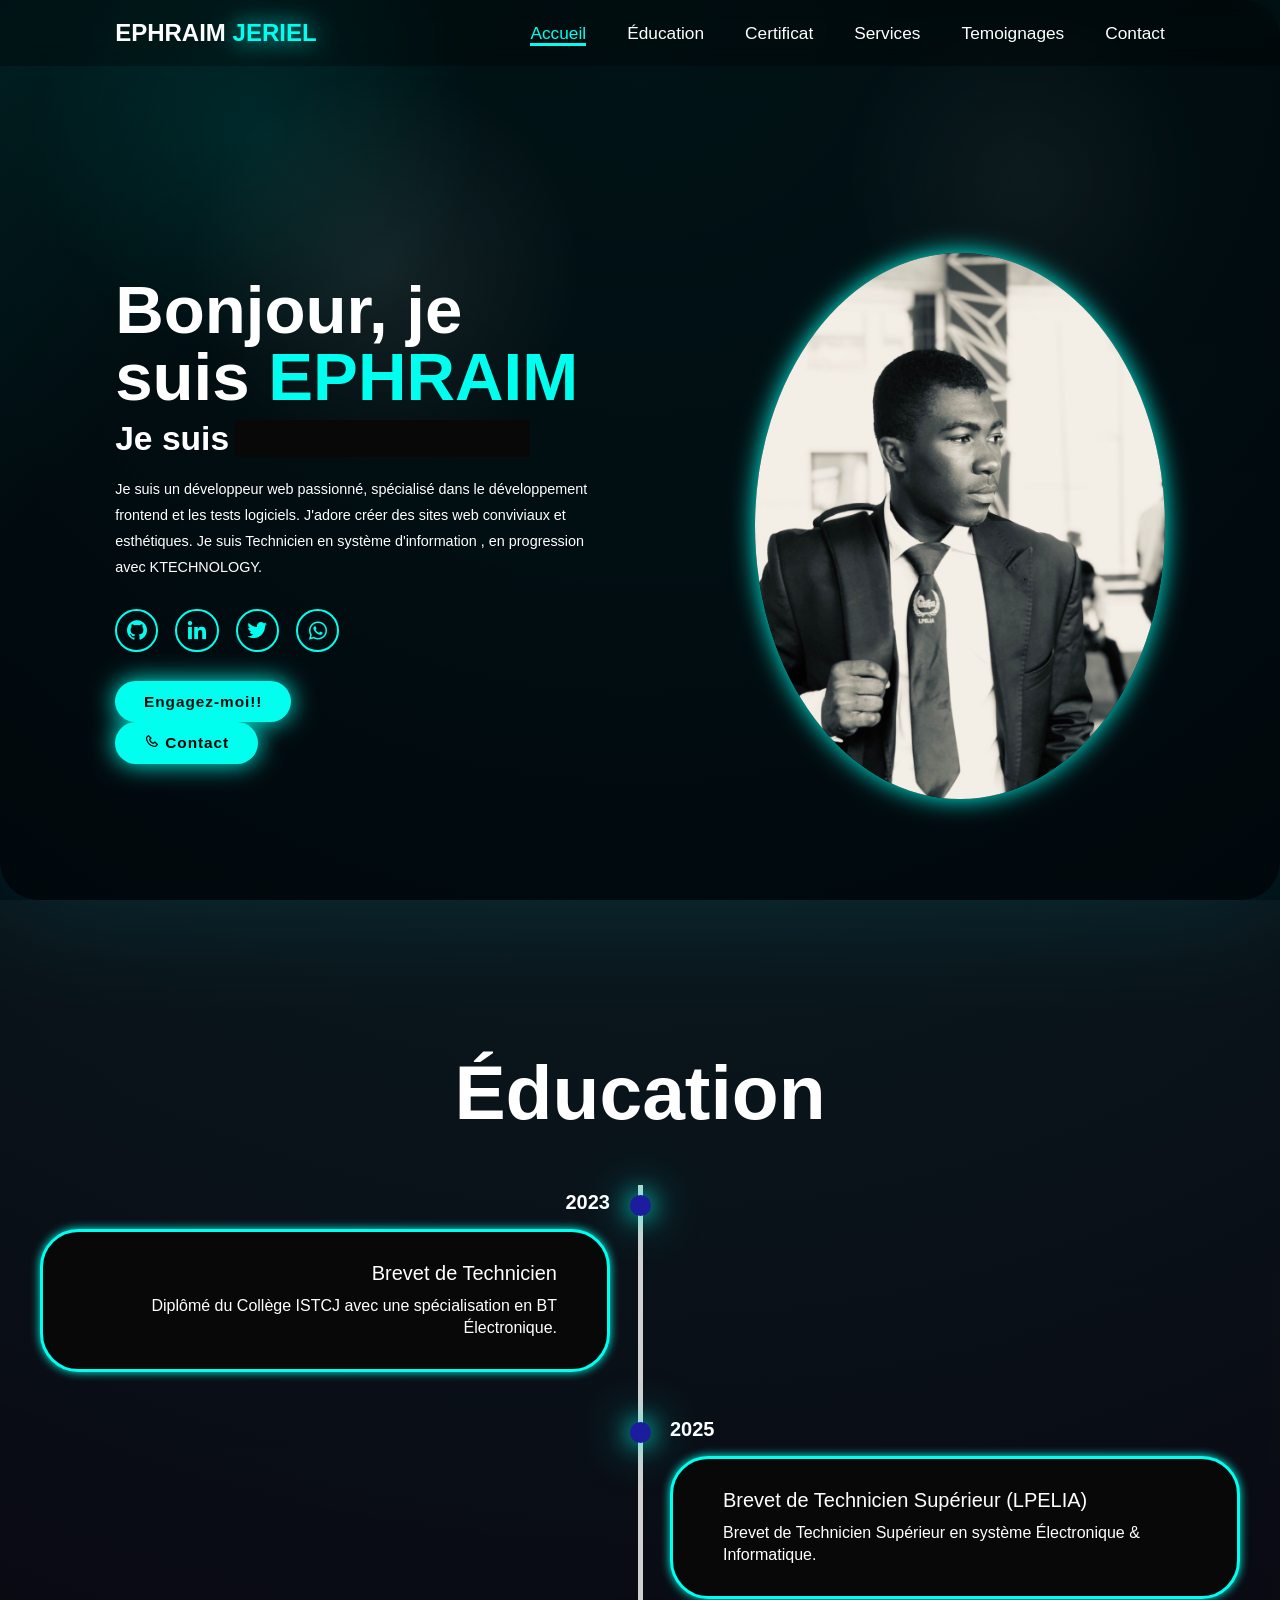
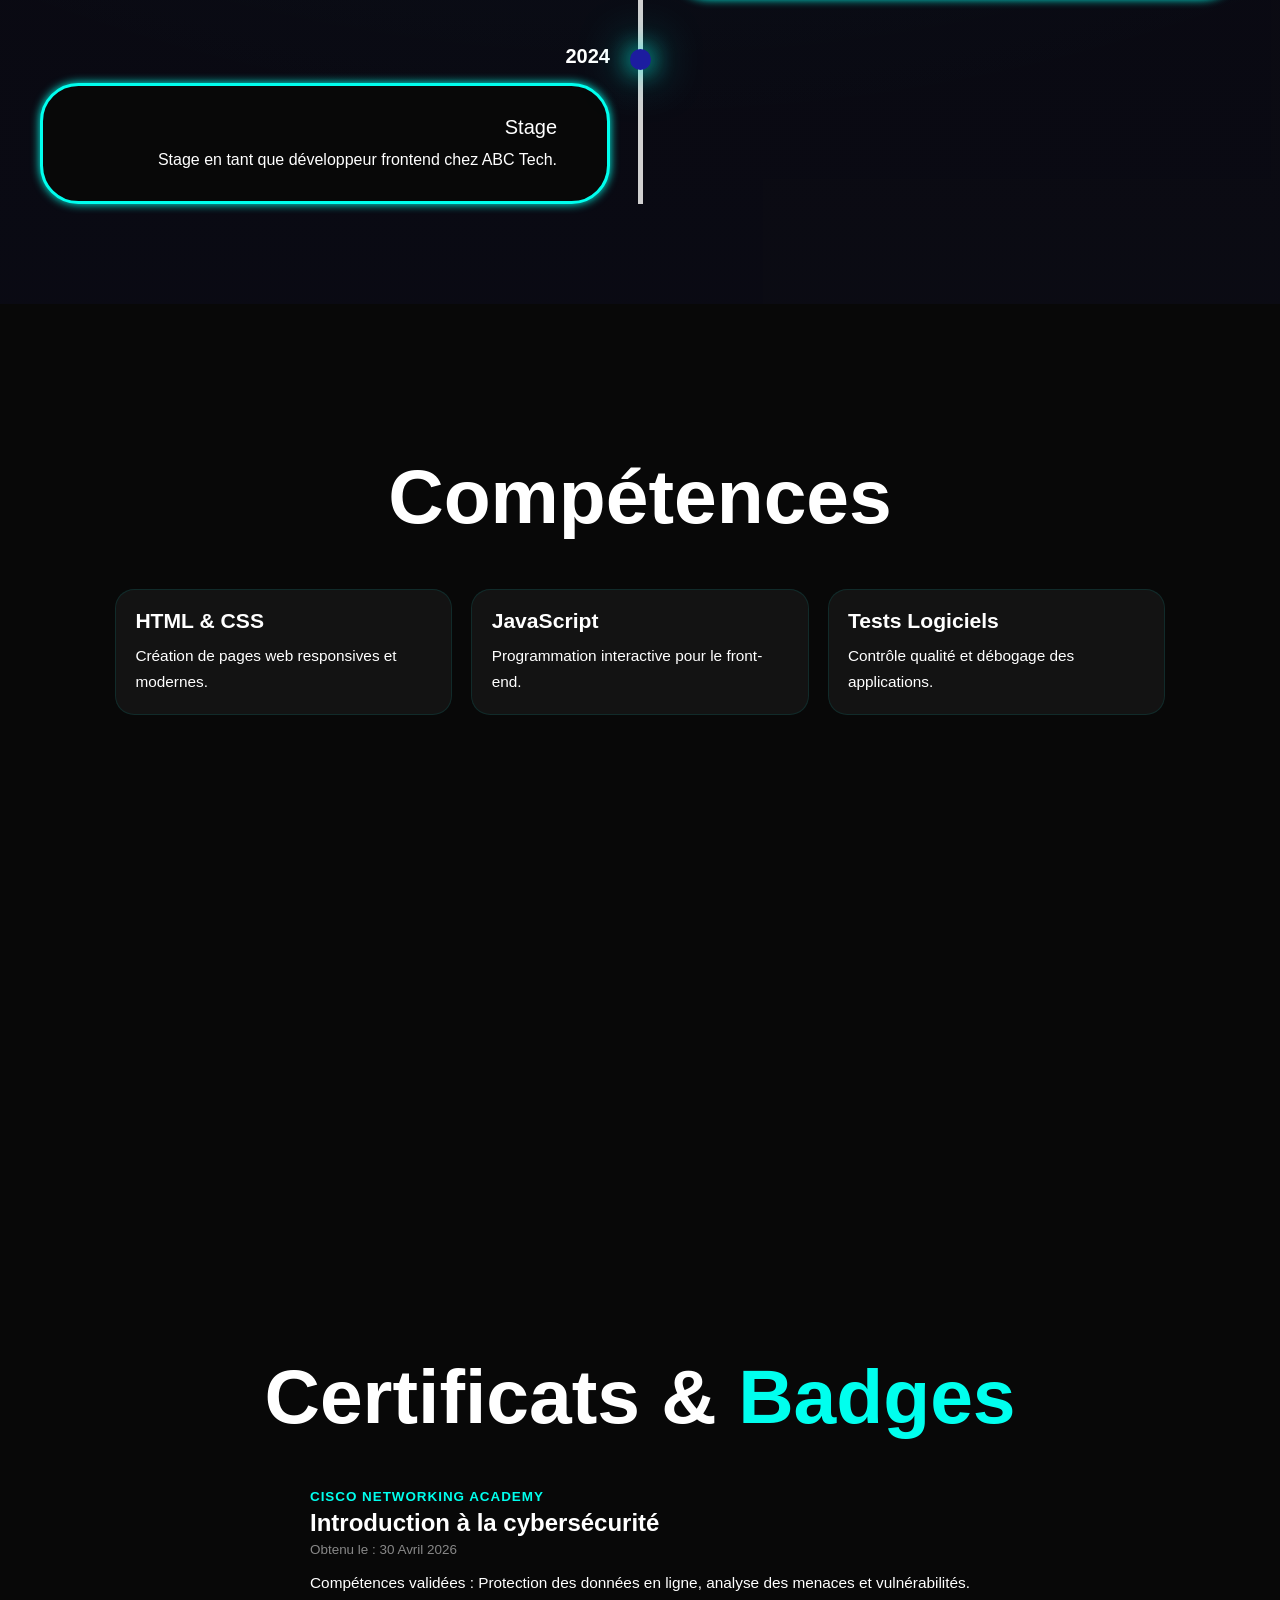
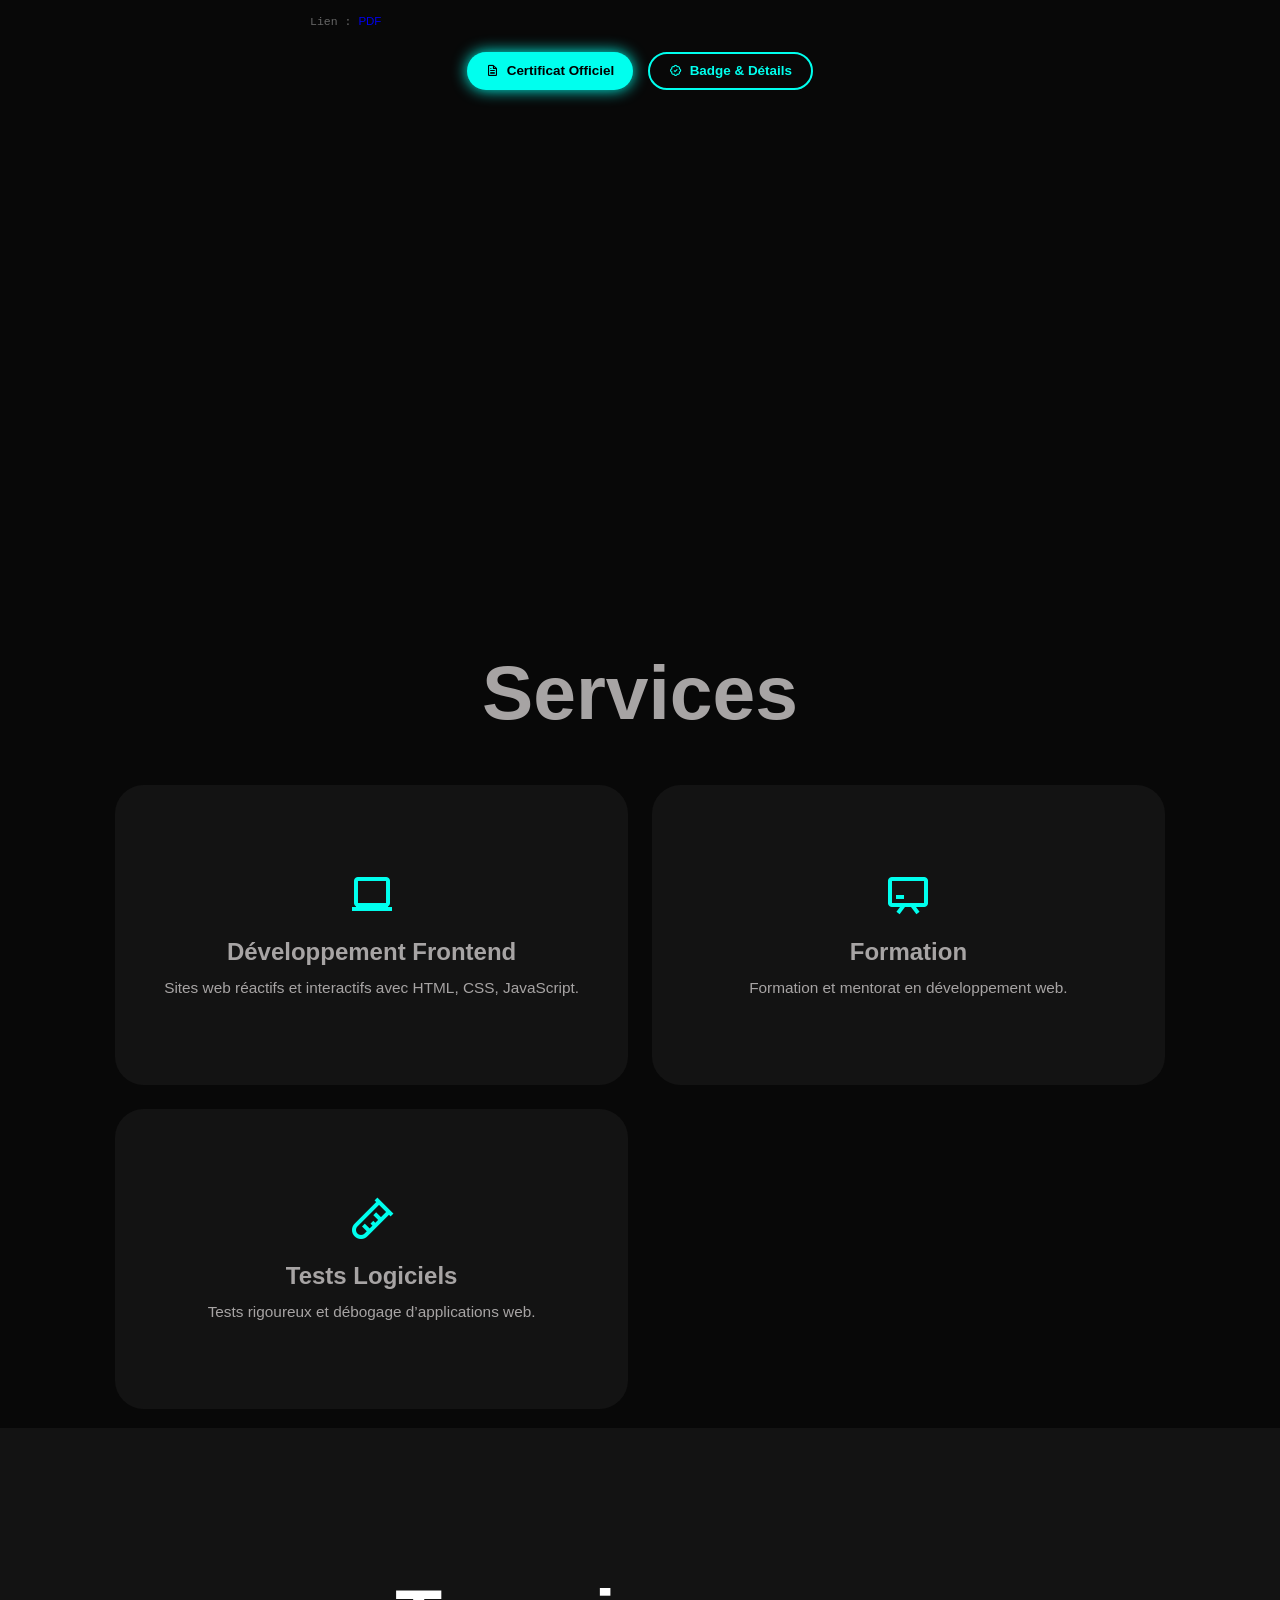
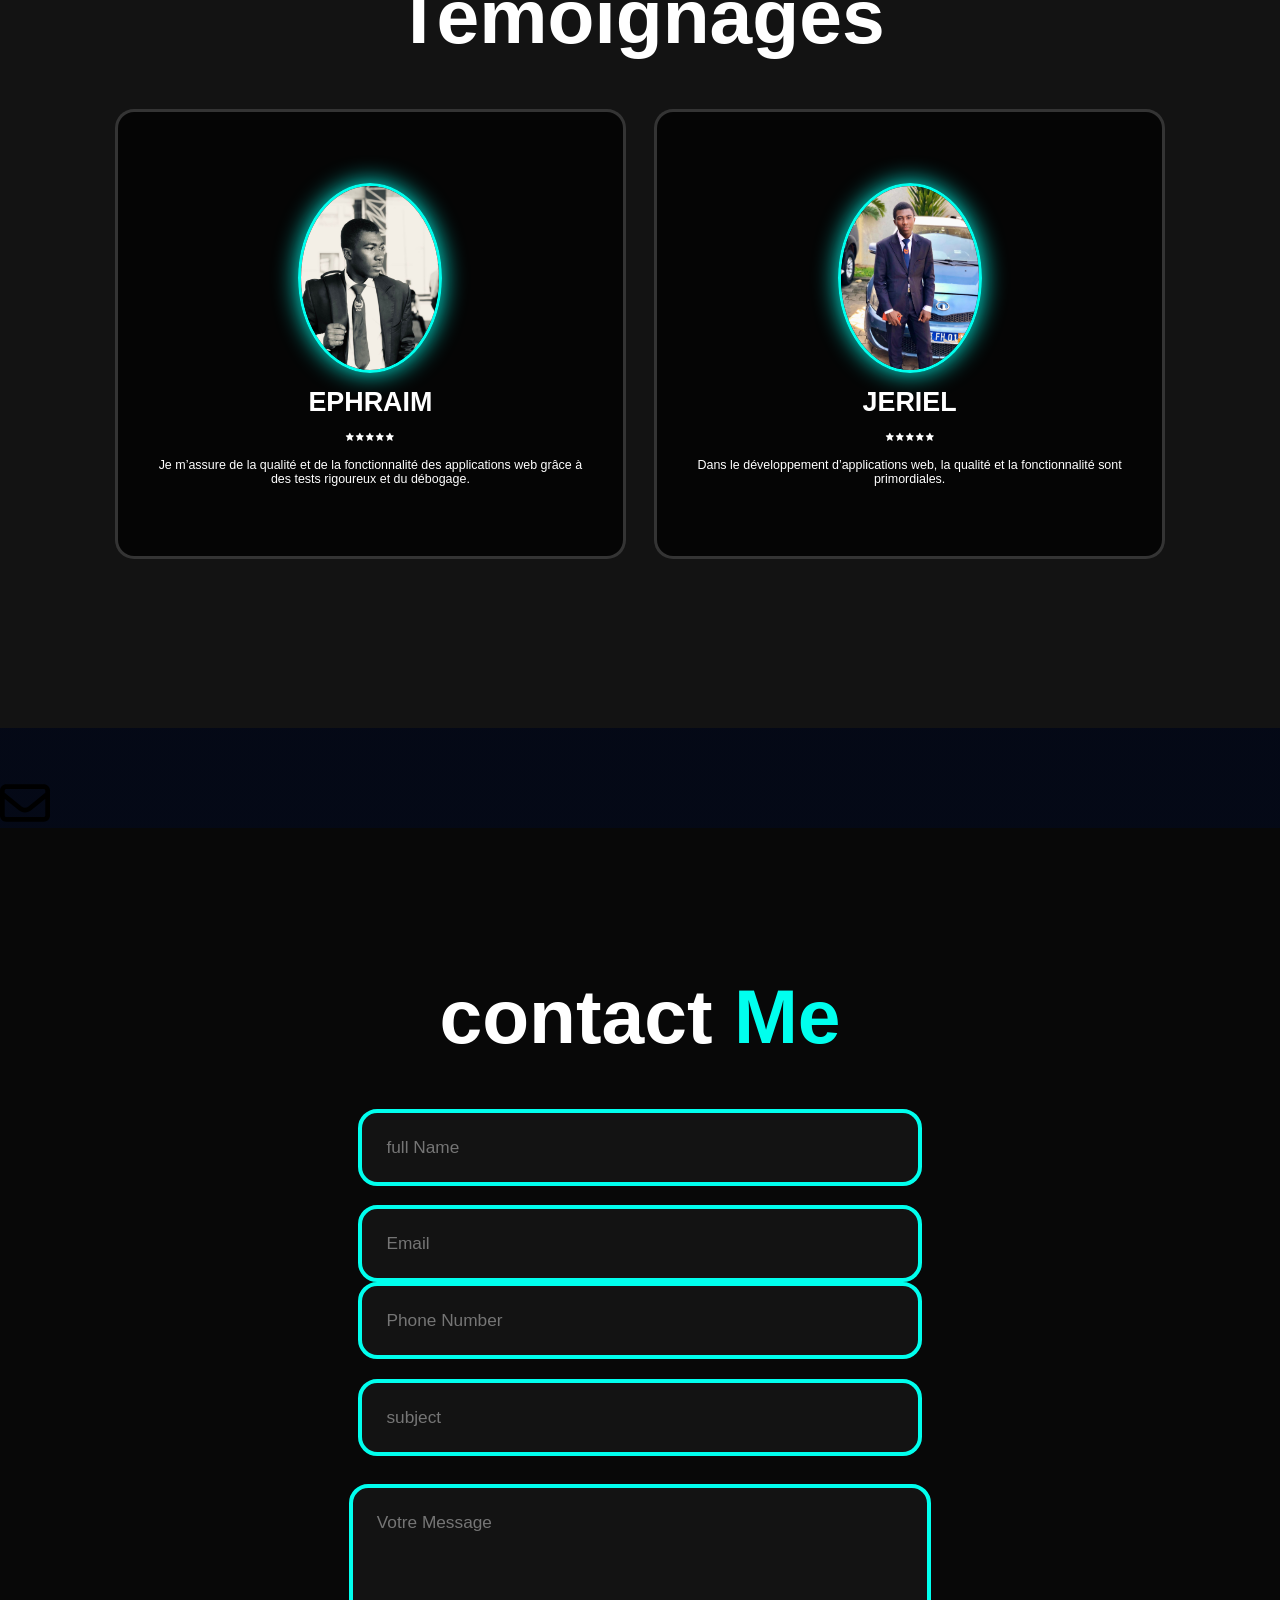
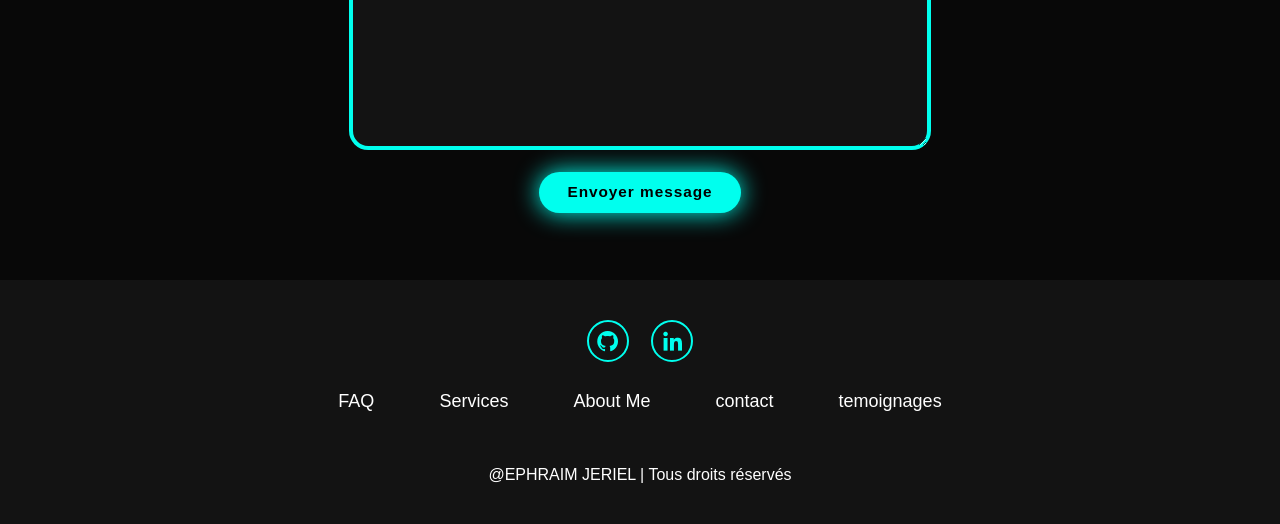
<file: Index.html>
<!DOCTYPE html>
<html lang="fr">
<head>
    <meta charset="UTF-8">
    <meta name="viewport" content="width=device-width, initial-scale=1.0">
    <title>POLE MARDOCHEE EPHRAIM JERIEL</title>
    <link rel="stylesheet" href="Style.css">
    <link href='https://unpkg.com/boxicons@2.1.4/css/boxicons.min.css' rel='stylesheet'>
</head>
<body>
    
<header class="header">
    <a href="#" id="logoLink" class="logo">EPHRAIM <span>JERIEL</span></a>
    
    <i class='bx bx-menu' id="menu-icon"></i>

    <nav class="navbar">
        <a href="#home" class="active">Accueil</a>
        <a href="#Education">Éducation</a>
        <a href="#Certificat">Certificat</a>
        <a href="#Services">Services</a>
        <a href="#Temoignages">Temoignages</a>
        <a href="#contact">Contact</a>
    </nav>
</header>

<!-- Login modal (ouvre sur la même page) -->
<div id="loginModal" class="modal hidden">
    <div class="modal-content">
        <button id="closeModal" class="close-btn">&times;</button>
        <h2>Connexion</h2>
        <form id="loginForm">
            <label for="loginEmail">Email</label>
            <input id="loginEmail" type="email" placeholder="admin@admin.com" required>

            <label for="loginPassword">Mot de passe</label>
            <input id="loginPassword" type="password" placeholder="Mot de passe" required>

            <div id="loginError" class="login-error hidden">Email ou mot de passe invalide.</div>
            <div id="loginSuccess" class="login-success hidden">Connexion réussie.</div>

            <div class="remember-me">
                <input type="checkbox" id="rememberMe">
                <label for="rememberMe">Se souvenir de moi</label>
            </div>

            <button type="submit" class="btn">Se connecter</button>
        </form>
    </div>
</div>

<section class="home" id="home">
    <div class="home-content">
        <h1>Bonjour, je suis <span>EPHRAIM</span></h1>
        <h3 class="text-animation">Je suis <span></span></h3>
        <p>Je suis un développeur web passionné, spécialisé dans le développement frontend et les tests logiciels. J'adore créer des sites web conviviaux et esthétiques.
        Je suis Technicien en système d'information , en progression avec KTECHNOLOGY.</p>

    <div class="social-icons">
    <a href="https://github.com/mardocheeephraimjerielpole"><i class='bx bxl-github'></i></a>
    <a href="https://www.linkedin.com/in/mardoch%C3%A9e-ephra%C3%AFm-j%C3%A9riel-pol%C3%A9-62912a37a/"><i class='bx bxl-linkedin'></i></a>
    <a href="https://x.com/ephraim_pole?t=yPL_BrUzKOtYKGktFUM-qQ&s=09"><i class='bx bxl-twitter'></i></a>
    <a href="https://wa.me/+2250779482586"><i class='bx bxl-whatsapp'></i></a>
</div>

<div class="btn-group">
    
</div>
            <a href="mailto:mardocheeephraimjerielpole@gmail.com" class="btn">Engagez-moi!!</a>
           <a href="https://wa.me/+2250779482586" class="btn">  
    <i class='bx bx-phone'></i> Contact
</a>

        </div>
    </div>
    <div class="home-img">
        <img src="images/image(14).jpg" alt="Ephraim Jeriel">
    </div>
</section>

<!-- ================= SECTION EDUCATION6 TOUT CE QUI CONCERNE LES ETUDES  ================= -->


<section class="Education" id="Education">
    <h2 class="heading">Éducation</h2>
    <div id="educationList" class="timeline-items"></div>
</section>

<section class="Skills" id="Skills">
    <h2 class="heading">Compétences</h2>
    <div id="skillsList" class="skills-container"></div>
</section>

<!-- ================= NOUVELLE SECTION CERTIFICAT COMPLÈTE ================= -->
<section class="Certificat" id="Certificat">
    <h2 class="heading">Certificats & <span>Badges</span></h2>
    <div id="certificateContainer" class="certificat-container"></div>
</section>
<!-- ========================================================================= -->


<section class="Services" id="Services">
    <h2 class="heading">Services</h2>
    <div id="servicesList" class="Services-container"></div>
</section>


<section class="temoignages" id="Temoignages">
    <div class="temoignages-box">
        <h2 class="heading">Temoignages</h2>
        <div id="testimonialsWrapper" class="wrapper"></div>
    </div>
</section>

<div class="logos">
    <a href="mailto:younginov@gmail.com" target="_blank" aria-label="My G mail"><svg id="GmailLogo"
        viewBox="0 0 512 512">
        
        <path
        d="M64 112c-8.8 0-16 7.2-16 16v22.1L220.5 291.7c20.7 17 50.4 17 71.1 0L464 150.1V128c0-8.8-7.2-16-16-16H64zM48 212.2V384c0 8.8 7.2 16 16 16H448c8.8 0 16-7.2 16-16V212.2L322 328.8c-38.4 31.5-93.7 31.5-132 0L48 212.2zM0 128C0 92.7 28.7 64 64 64H448c35.3 0 64 28.7 64 64V384c0 35.3-28.7 64-64 64H64c-35.3 0-64-28.7-64-64V128z" />
    </svg></a>
        
   </div>

        <section class="contact" id="contact">
            <h2 class="heading">contact <span>Me</span></h2>

            <form id="contactForm">
                <div class="inpout-group">
                    <div class="input-box">
                        <input type="text" id="fullName" placeholder="full Name" required>
                        <input type="email" id="email" placeholder="Email" required>
                    </div>
                    <div class="input-box">
                        <input type="number" id="phoneNumber" placeholder="Phone Number">
                        <input type="text" id="subject" placeholder="subject" required>
                    </div>
                </div>

                <div class="input-group-2">
                    <textarea id="message" cols="30" rows="10" placeholder="Votre Message" required></textarea>
                    <input type="submit" value="Envoyer message" class="btn">
                </div>
            </form>
        </section>

        <footer class="footer">
            <div class="social">
                <a href="#"><i class='bx bxl-github'></i></a>
                <a href="#"><i class='bx bxl-linkedin'></i></a>
            </div>

            <ul class="list">
                <li>
                    <a href="a">FAQ</a>
                </li>

                <li>
                    <a href="a">Services</a>
                </li>

                <li>
                    <a href="a">About Me</a>
                </li>

                <li>
                    <a href="a">contact</a>
                </li>

                <li>
                    <a href="a">temoignages</a>
                </li>
            </ul>
            <p class="copyright">
                @EPHRAIM JERIEL | Tous droits réservés 
            </p>


        </footer>

<script src="login.js" defer></script>
<script src="Script.js" defer></script>
</body>
</html>
</file>
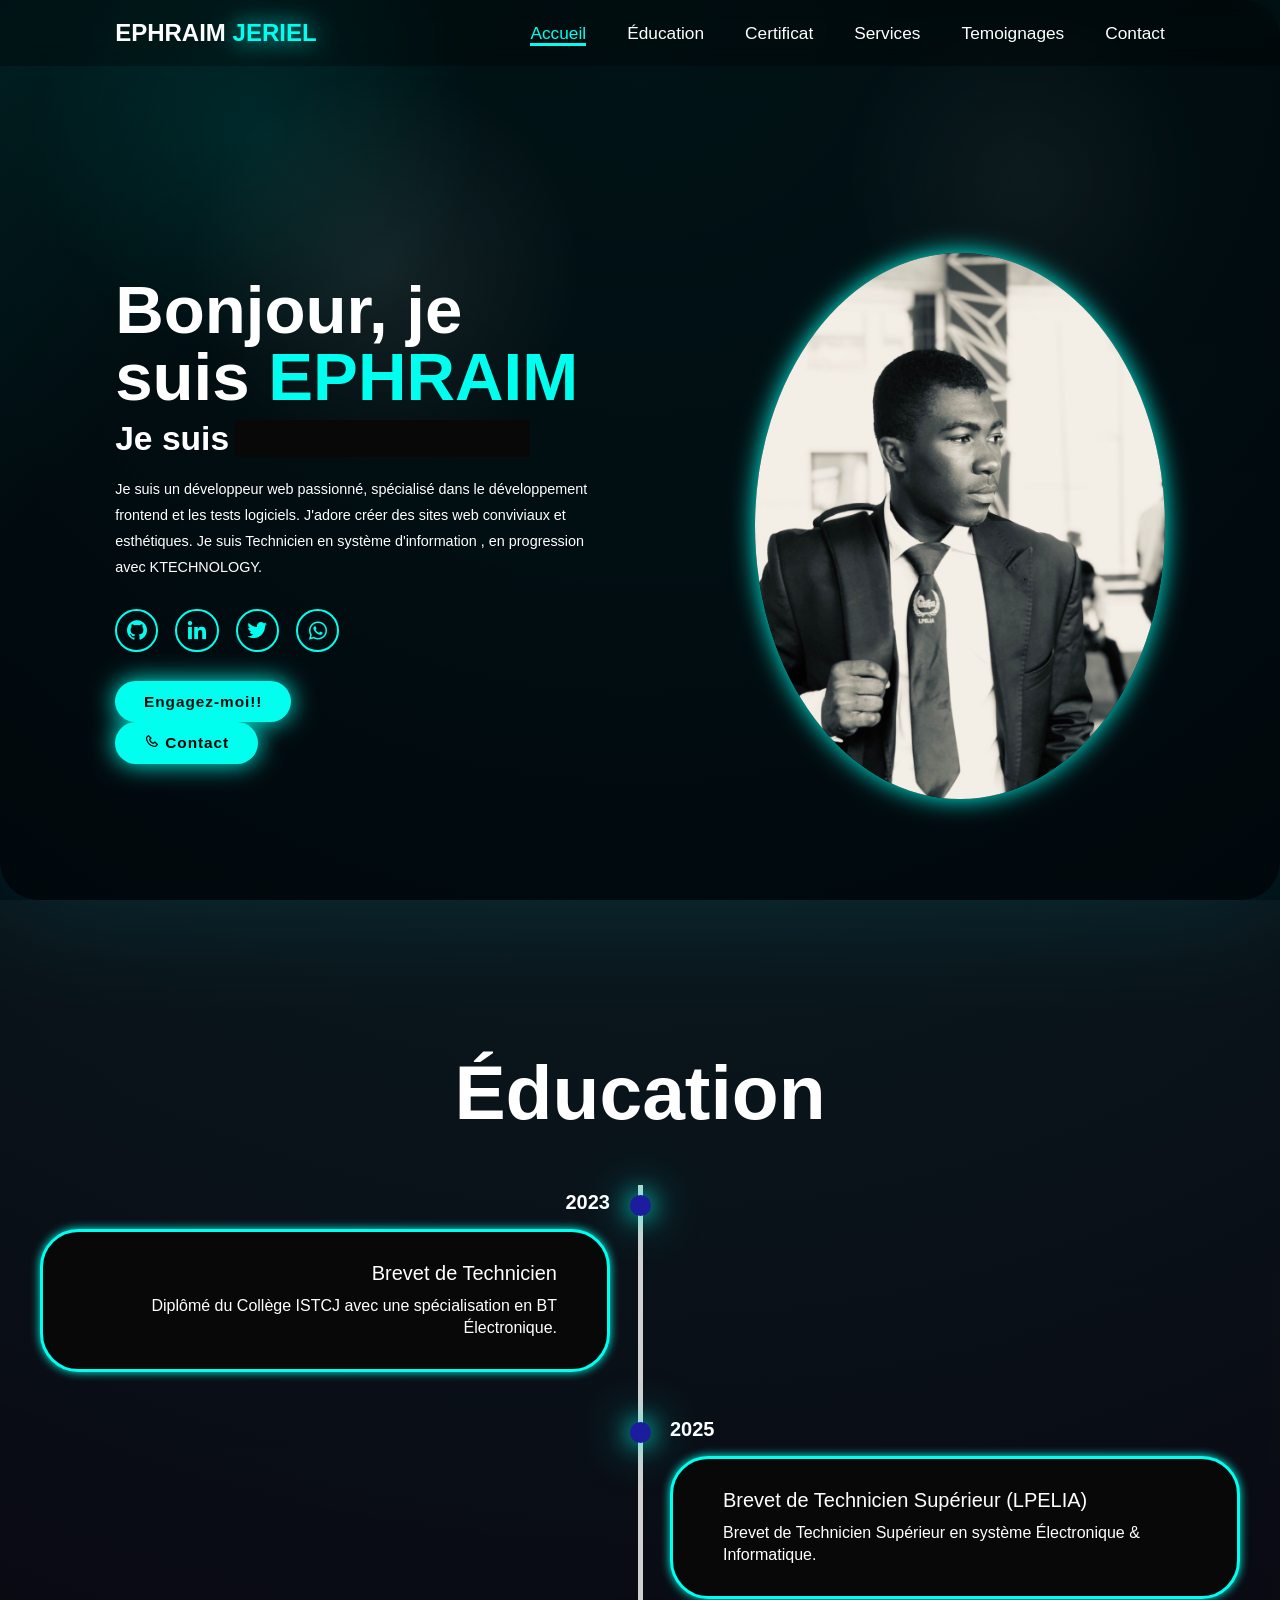
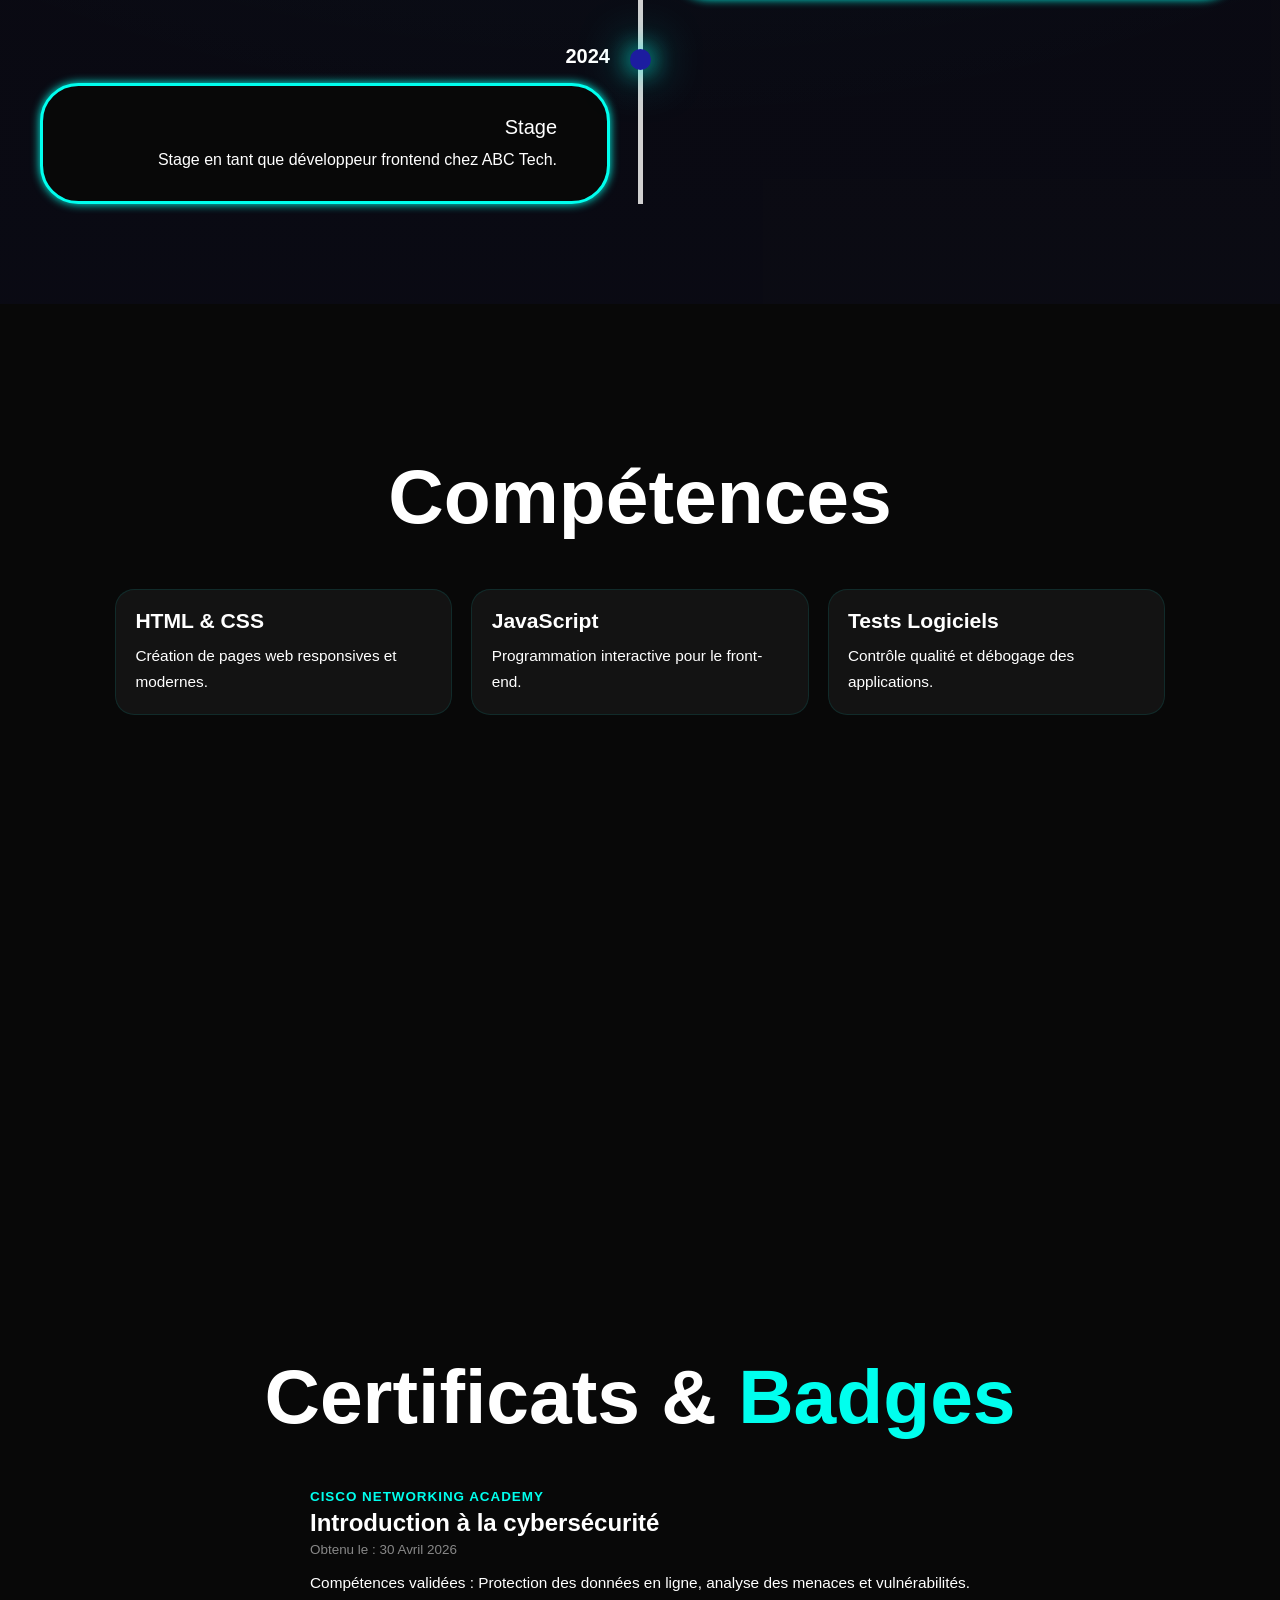
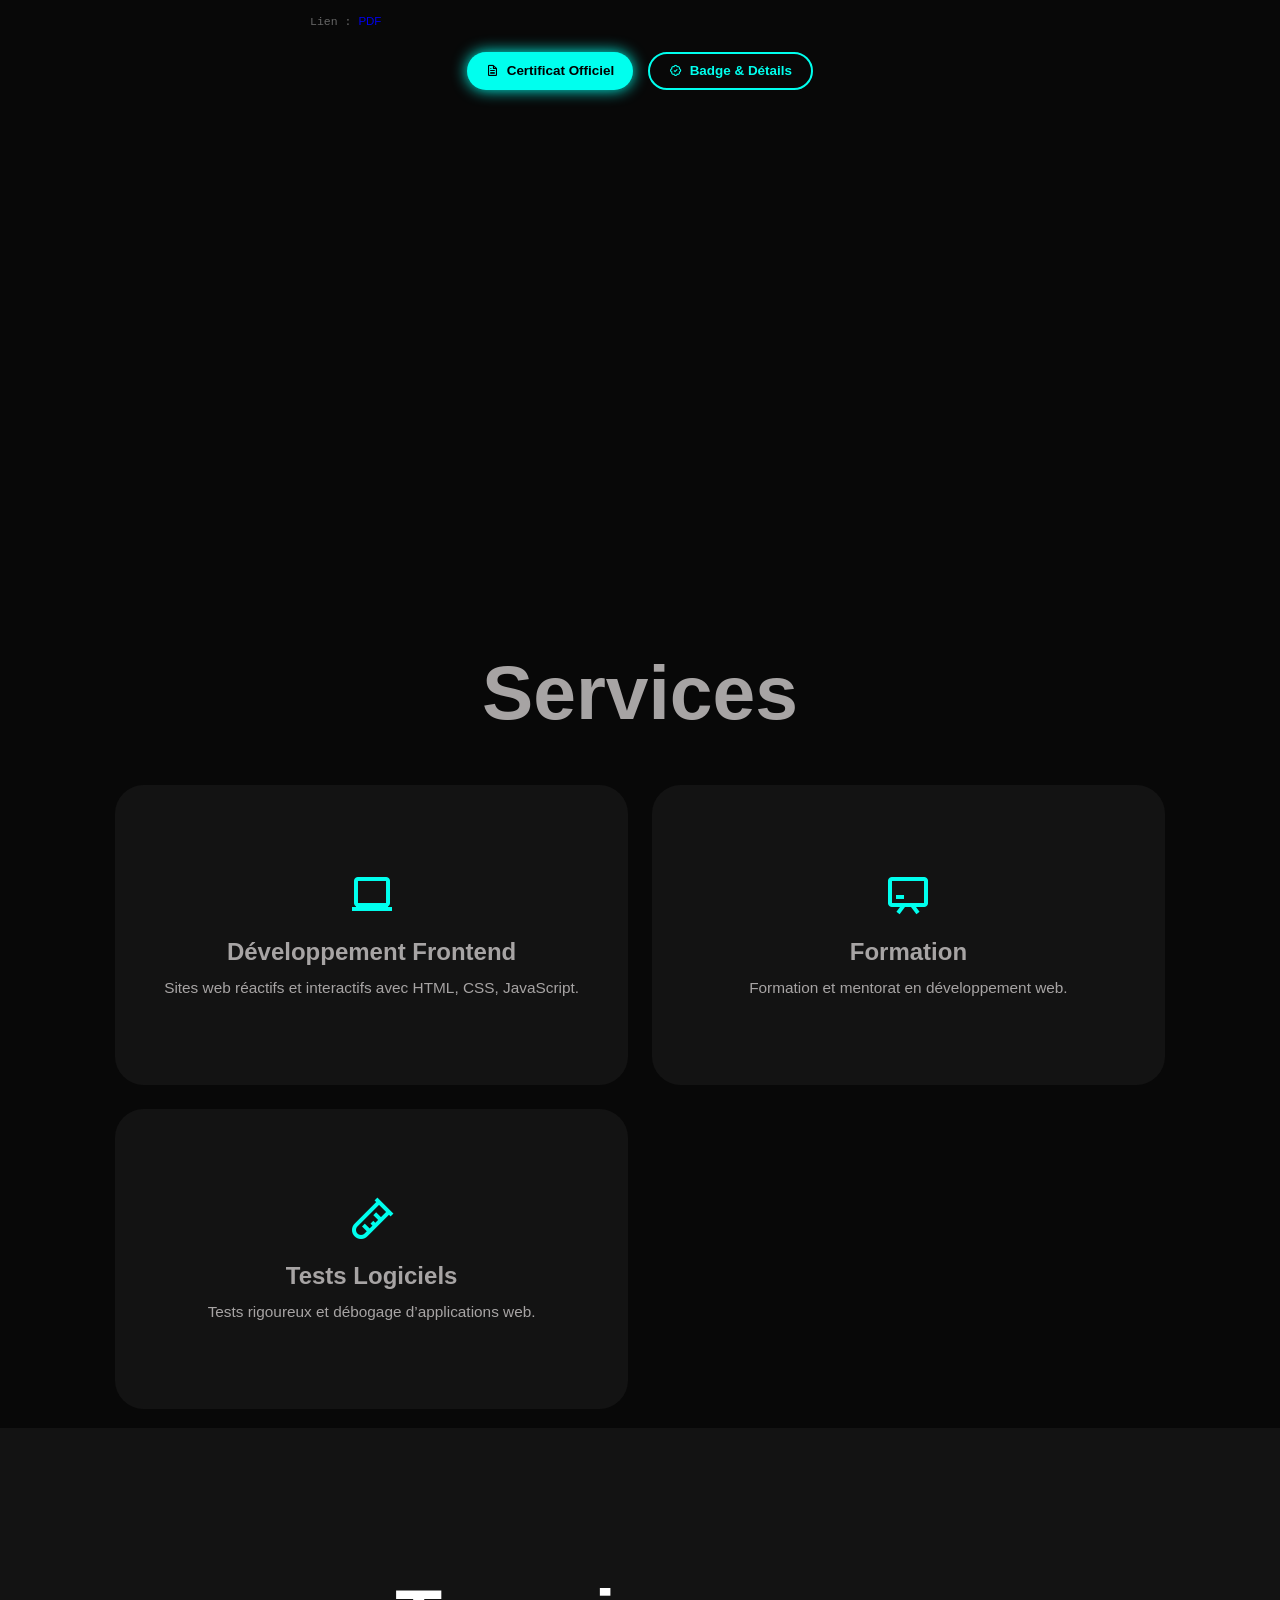
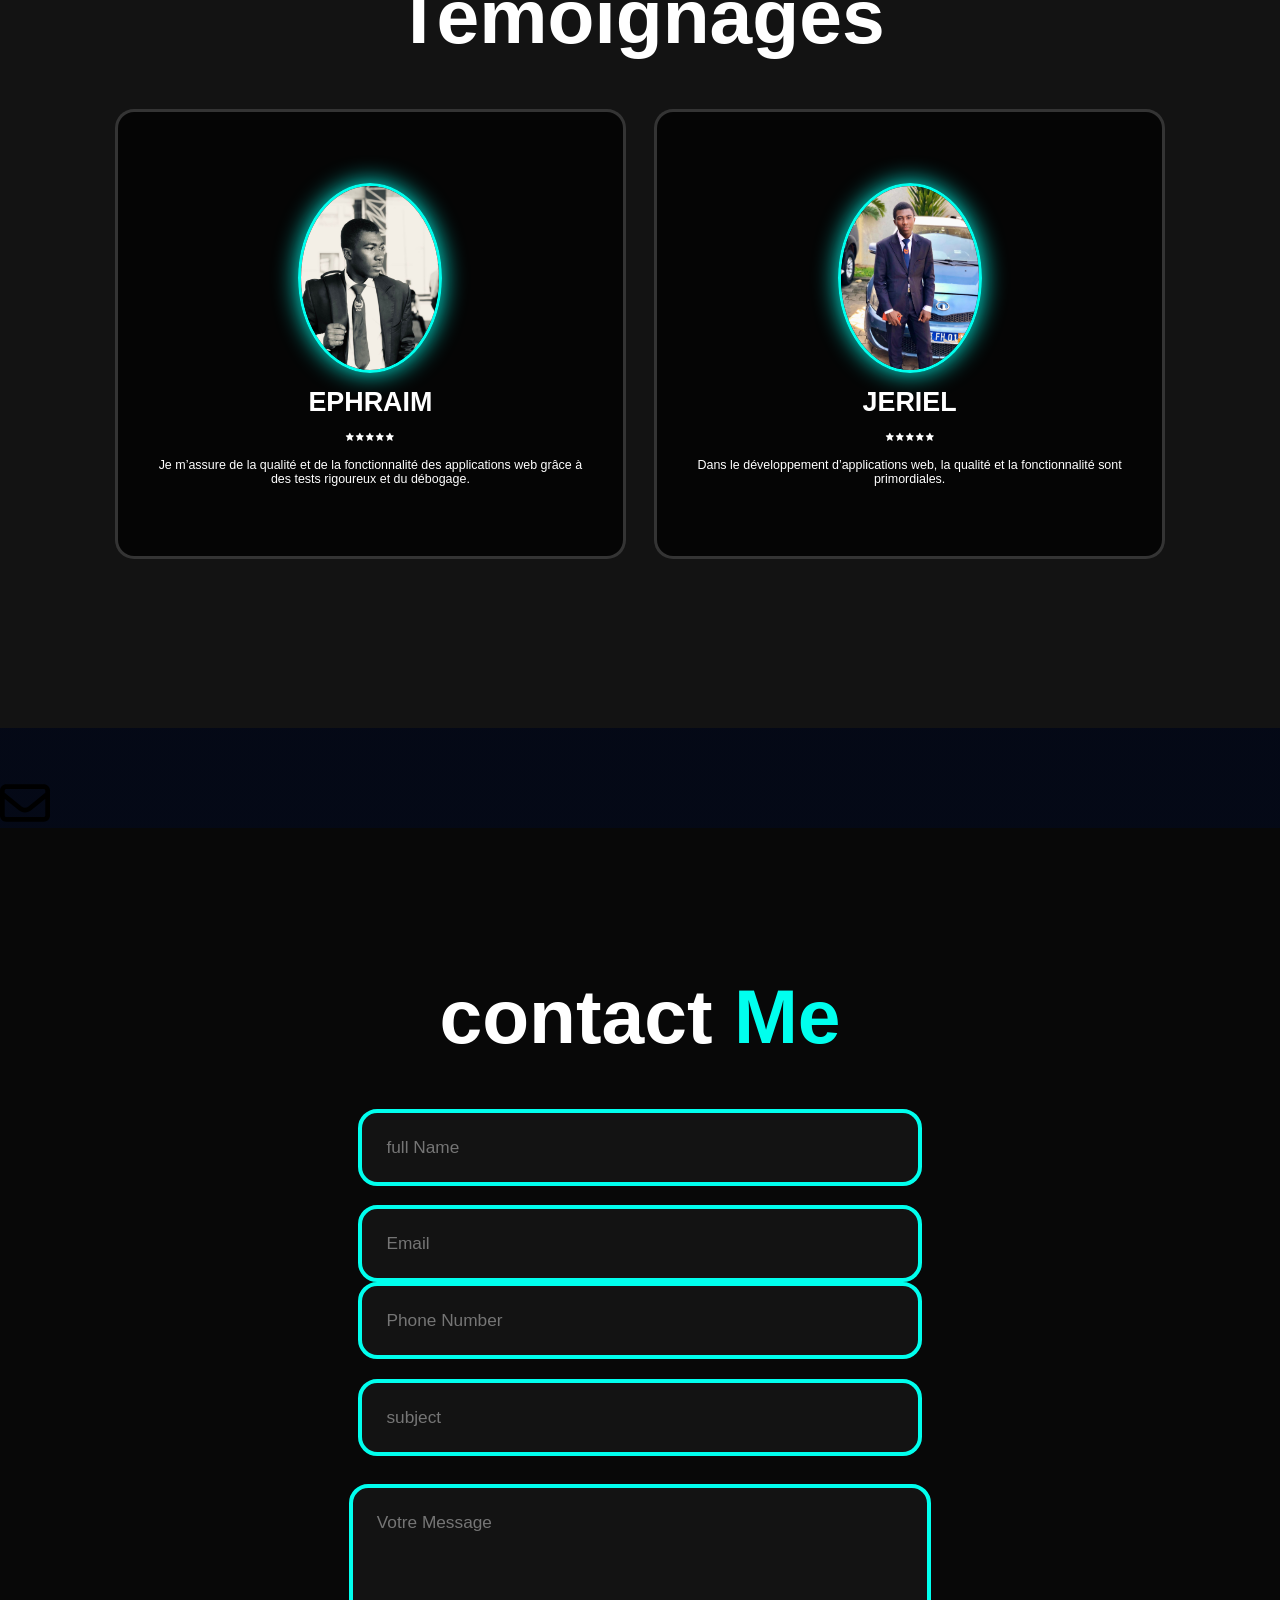
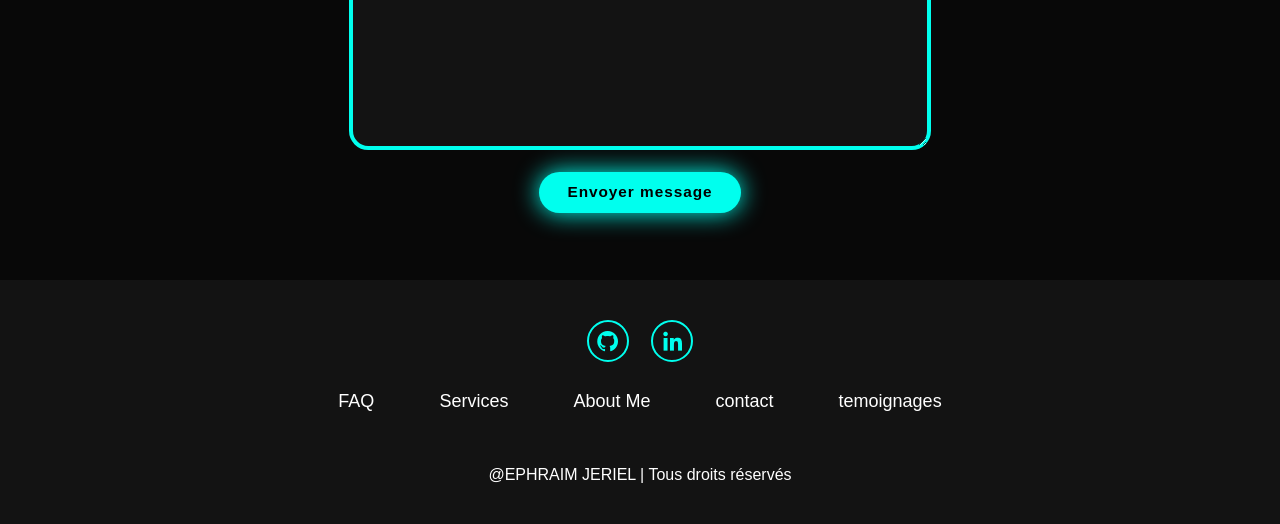
<file: P_le Mardoch_e Ephra_m J_riel/Index.html>
<!DOCTYPE html>
<html lang="fr">
<head>
    <meta charset="UTF-8">
    <meta name="viewport" content="width=device-width, initial-scale=1.0">
    <title>POLE MARDOCHEE EPHRAIM JERIEL</title>
    <link rel="stylesheet" href="Style.css">
    <link href='https://unpkg.com/boxicons@2.1.4/css/boxicons.min.css' rel='stylesheet'>
</head>
<body>
    
<header class="header">
    <a href="Admin.html" class="logo">EPHRAIM <span>JERIEL</span></a>
    
    <i class='bx bx-menu' id="menu-icon"></i>

    <nav class="navbar">
        <a href="#home" class="active">Accueil</a>
        <a href="#Education">Éducation</a>
        <a href="#Certificat">Certificat</a>
        <a href="#Services">Services</a>
        <a href="#Temoignages">Temoignages</a>
        <a href="#contact">Contact</a>
    </nav>
</header>

<section class="home" id="home">
    <div class="home-content">
        <h1>Bonjour, je suis <span>EPHRAIM</span></h1>
        <h3 class="text-animation">Je suis <span></span></h3>
        <p>Je suis un développeur web passionné, spécialisé dans le développement frontend et les tests logiciels. J'adore créer des sites web conviviaux et esthétiques.
        Je suis Technicien en système d'information , en progression avec KTECHNOLOGY.</p>

    <div class="social-icons">
    <a href="https://github.com/mardocheeephraimjerielpole"><i class='bx bxl-github'></i></a>
    <a href="https://www.linkedin.com/in/mardoch%C3%A9e-ephra%C3%AFm-j%C3%A9riel-pol%C3%A9-62912a37a/"><i class='bx bxl-linkedin'></i></a>
    <a href="https://x.com/ephraim_pole?t=yPL_BrUzKOtYKGktFUM-qQ&s=09"><i class='bx bxl-twitter'></i></a>
    <a href="https://wa.me/+2250779482586"><i class='bx bxl-whatsapp'></i></a>
</div>

<div class="btn-group">
    
</div>
            <a href="mailto:mardocheeephraimjerielpole@gmail.com" class="btn">Engagez-moi!!</a>
           <a href="https://wa.me/+2250779482586" class="btn">  
    <i class='bx bx-phone'></i> Contact
</a>

        </div>
    </div>
    <div class="home-img">
        <img src="images/image(14).jpg" alt="Ephraim Jeriel">
    </div>
</section>

<!-- ================= SECTION EDUCATION6 TOUT CE QUI CONCERNE LES ETUDES  ================= -->


<section class="Education" id="Education">
    <h2 class="heading">Éducation</h2>
    <div id="educationList" class="timeline-items"></div>
</section>

<section class="Skills" id="Skills">
    <h2 class="heading">Compétences</h2>
    <div id="skillsList" class="skills-container"></div>
</section>

<!-- ================= NOUVELLE SECTION CERTIFICAT COMPLÈTE ================= -->
<section class="Certificat" id="Certificat">
    <h2 class="heading">Certificats & <span>Badges</span></h2>
    <div id="certificateContainer" class="certificat-container"></div>
</section>
<!-- ========================================================================= -->


<section class="Services" id="Services">
    <h2 class="heading">Services</h2>
    <div id="servicesList" class="Services-container"></div>
</section>


<section class="temoignages" id="Temoignages">
    <div class="temoignages-box">
        <h2 class="heading">Temoignages</h2>
        <div id="testimonialsWrapper" class="wrapper"></div>
    </div>
</section>

<div class="logos">
    <a href="mailto:younginov@gmail.com" target="_blank" aria-label="My G mail"><svg id="GmailLogo"
        viewBox="0 0 512 512">
        
        <path
        d="M64 112c-8.8 0-16 7.2-16 16v22.1L220.5 291.7c20.7 17 50.4 17 71.1 0L464 150.1V128c0-8.8-7.2-16-16-16H64zM48 212.2V384c0 8.8 7.2 16 16 16H448c8.8 0 16-7.2 16-16V212.2L322 328.8c-38.4 31.5-93.7 31.5-132 0L48 212.2zM0 128C0 92.7 28.7 64 64 64H448c35.3 0 64 28.7 64 64V384c0 35.3-28.7 64-64 64H64c-35.3 0-64-28.7-64-64V128z" />
    </svg></a>
        
   </div>

        <section class="contact" id="contact">
            <h2 class="heading">contact <span>Me</span></h2>

            <form id="contactForm">
                <div class="inpout-group">
                    <div class="input-box">
                        <input type="text" id="fullName" placeholder="full Name" required>
                        <input type="email" id="email" placeholder="Email" required>
                    </div>
                    <div class="input-box">
                        <input type="number" id="phoneNumber" placeholder="Phone Number">
                        <input type="text" id="subject" placeholder="subject" required>
                    </div>
                </div>

                <div class="input-group-2">
                    <textarea id="message" cols="30" rows="10" placeholder="Votre Message" required></textarea>
                    <input type="submit" value="Envoyer message" class="btn">
                </div>
            </form>
        </section>

        <footer class="footer">
            <div class="social">
                <a href="#"><i class='bx bxl-github'></i></a>
                <a href="#"><i class='bx bxl-linkedin'></i></a>
            </div>

            <ul class="list">
                <li>
                    <a href="a">FAQ</a>
                </li>

                <li>
                    <a href="a">Services</a>
                </li>

                <li>
                    <a href="a">About Me</a>
                </li>

                <li>
                    <a href="a">contact</a>
                </li>

                <li>
                    <a href="a">temoignages</a>
                </li>
            </ul>
            <p class="copyright">
                @EPHRAIM JERIEL | Tous droits réservés 
            </p>


        </footer>

<script src="Script.js"></script>
</body>
</html>
</file>
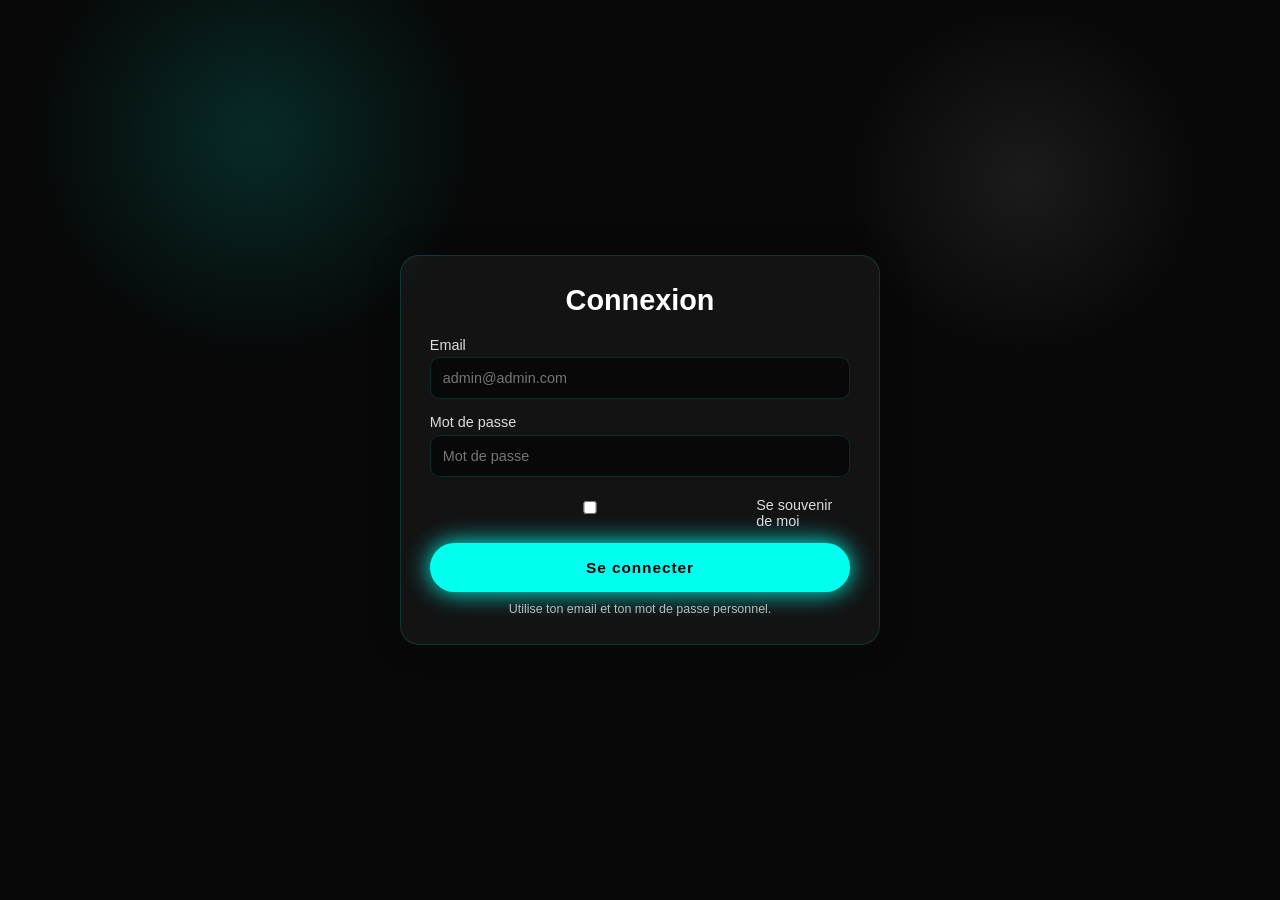
<file: Admin.html>
<!DOCTYPE html>
<html lang="fr">
<head>
    <meta charset="UTF-8">
    <meta name="viewport" content="width=device-width, initial-scale=1.0">
    <title>Admin - Tableau de bord</title>
    <link rel="stylesheet" href="Style.css">
    <link href='https://unpkg.com/boxicons@2.1.4/css/boxicons.min.css' rel='stylesheet'>
</head>
<body>
<script src="login.js"></script>
<header class="header">
    <a href="Index.html" class="logo">Admin</a>
    <i class='bx bx-menu' id="menu-icon"></i>
    <nav class="navbar">
        <a href="Index.html">Retour</a>
        <a href="#dashboard" class="active">Dashboard</a>
        <a href="#portfolio">Portfolio</a>
        <a href="#educationAdmin">Éducation</a>
        <a href="#certificatesAdmin">Certificats</a>
        <a href="#servicesAdmin">Services</a>
        <a href="#testimonialsAdmin">Témoignages</a>
        <a href="#messages">Messages</a>
        <a href="#" id="logoutLink">Déconnexion</a>
    </nav>
</header>

<section class="admin-dashboard" id="dashboard">
    <h2 class="heading">Tableau de bord</h2>
    <div class="admin-cards">
        <div class="admin-card">
            <h3>Total des messages</h3>
            <p id="messageCount">0</p>
        </div>
        <div class="admin-card">
            <h3>Dernier message</h3>
            <p id="latestMessage">Aucun message</p>
        </div>
        <div class="admin-card">
            <h3>Actions</h3>
            <button id="clearMessagesBtn" class="btn">Supprimer tout</button>
        </div>
    </div>
</section>

<section class="admin-portfolio" id="portfolio">
    <h2 class="heading">Gestion du portfolio</h2>
    <div class="portfolio-controls">
        <div class="portfolio-inputs">
            <input id="skillName" type="text" placeholder="Nouvelle compétence" required>
            <textarea id="skillDescription" rows="4" placeholder="Description de la compétence" required></textarea>
        </div>
        <button id="addSkillBtn" class="btn">Ajouter compétence</button>
    </div>
    <div id="skillsAdminList" class="skills-admin-list"></div>
</section>

<section class="admin-education" id="educationAdmin">
    <h2 class="heading">Gestion de l’éducation</h2>
    <div class="admin-section">
        <input id="educationYear" type="text" placeholder="Année / Période" required>
        <input id="educationTitle" type="text" placeholder="Titre de l’événement" required>
        <textarea id="educationDescription" rows="3" placeholder="Description" required></textarea>
        <button id="addEducationBtn" class="btn">Ajouter / modifier</button>
    </div>
    <div id="educationAdminList" class="skills-admin-list"></div>
</section>

<section class="admin-certificates" id="certificatesAdmin">
    <h2 class="heading">Gestion des certificats</h2>
    <div class="admin-section">
        <input id="certificateTag" type="text" placeholder="Tag du certificat" required>
        <input id="certificateTitle" type="text" placeholder="Titre du certificat" required>
        <input id="certificateDate" type="text" placeholder="Date d’obtention" required>
        <textarea id="certificateDescription" rows="3" placeholder="Description" required></textarea>
        <input id="certificateFileLink" type="text" placeholder="Lien PDF certificat" required>
        <input id="certificateBadgeLink" type="text" placeholder="Lien badge / détails" required>
        <button id="addCertificateBtn" class="btn">Ajouter / modifier</button>
    </div>
    <div id="certificatesAdminList" class="skills-admin-list"></div>
</section>

<section class="admin-services" id="servicesAdmin">
    <h2 class="heading">Gestion des services</h2>
    <div class="admin-section">
        <input id="serviceIcon" type="text" placeholder="Classe icon (bx bx-laptop)" required>
        <input id="serviceTitle" type="text" placeholder="Titre du service" required>
        <textarea id="serviceDescription" rows="3" placeholder="Description" required></textarea>
        <button id="addServiceBtn" class="btn">Ajouter / modifier</button>
    </div>
    <div id="servicesAdminList" class="skills-admin-list"></div>
</section>

<section class="admin-testimonials" id="testimonialsAdmin">
    <h2 class="heading">Gestion des témoignages</h2>
    <div class="admin-section">
        <input id="testimonialImage" type="text" placeholder="URL de l’image" required>
        <input id="testimonialName" type="text" placeholder="Nom" required>
        <input id="testimonialRating" type="number" min="1" max="5" placeholder="Note 1-5" required>
        <textarea id="testimonialText" rows="4" placeholder="Témoignage" required></textarea>
        <button id="addTestimonialBtn" class="btn">Ajouter / modifier</button>
    </div>
    <div id="testimonialsAdminList" class="skills-admin-list"></div>
</section>

<section class="admin-messages" id="messages">
    <h2 class="heading">Messages reçus</h2>
    <div id="savedMessages" class="messages hidden">
        <div id="messagesList"></div>
        <p class="message-hint">Clique sur le bouton supprimer pour supprimer un message.</p>
    </div>
    <div id="emptyState" class="empty-state">
        <p>Aucun message trouvé. Les messages envoyés depuis le formulaire de contact apparaîtront ici.</p>
    </div>
</section>

<script src="login.js" defer></script>
<script src="Script.js" defer></script>
</body>
</html>
</file>
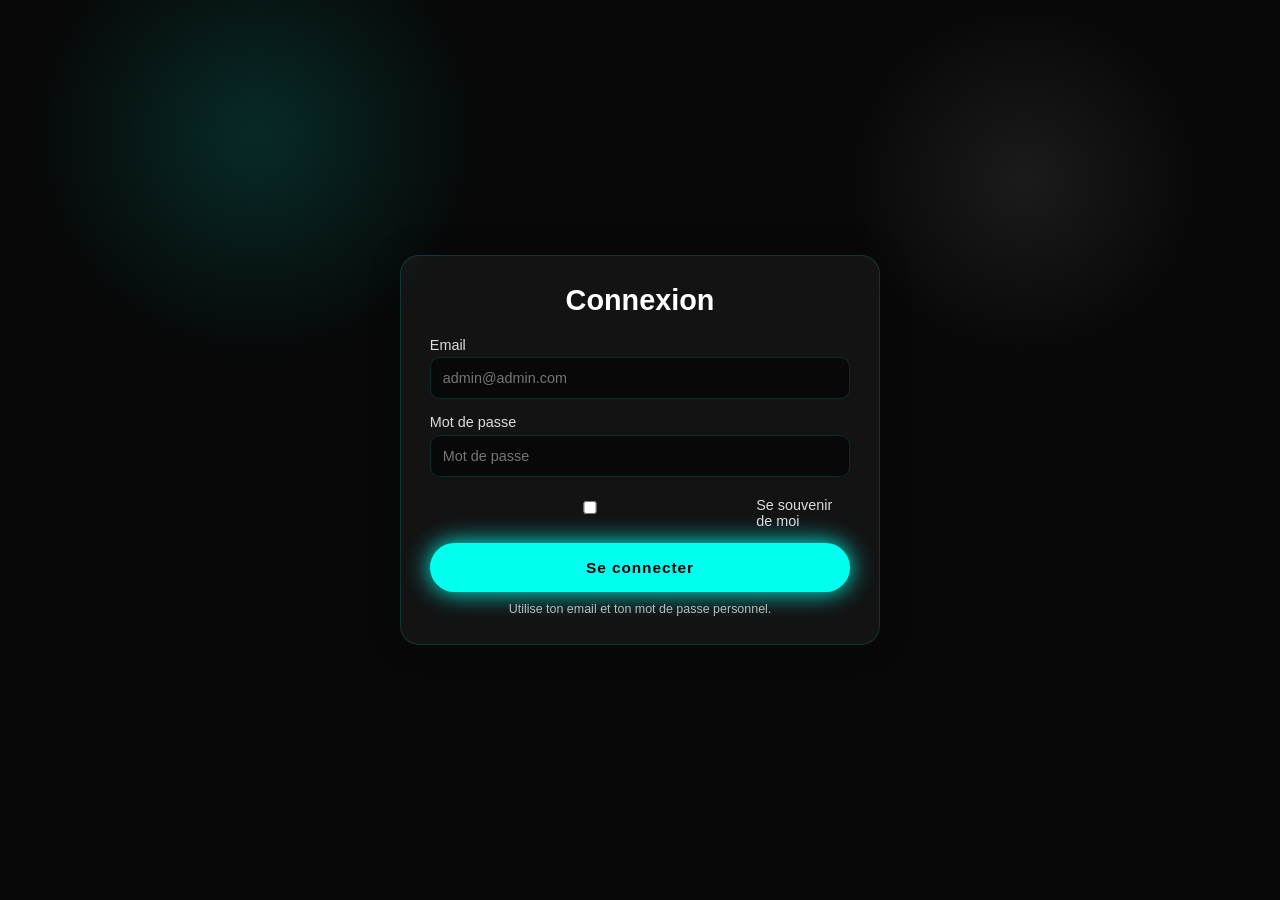
<file: login.html>
<!DOCTYPE html>
<html lang="fr">
<head>
    <meta charset="UTF-8">
    <meta name="viewport" content="width=device-width, initial-scale=1.0">
    <title>Connexion Admin</title>
    <link rel="stylesheet" href="Style.css">
    <script>
        if (localStorage.getItem('adminLoggedIn') === 'true') {
            window.location.href = 'Admin.html';
        }
    </script>
</head>
<body>
    <div class="login-page">
        <div class="login-card">
            <h1>Connexion</h1>
            <form id="loginForm">
                <label for="loginEmail">Email</label>
                <input id="loginEmail" type="email" placeholder="admin@admin.com" required>

                <label for="loginPassword">Mot de passe</label>
                <input id="loginPassword" type="password" placeholder="Mot de passe" required>

                <div class="remember-me">
                    <input type="checkbox" id="rememberMe">
                    <label for="rememberMe">Se souvenir de moi</label>
                </div>

                <div id="loginError" class="login-error hidden">Email ou mot de passe invalide.</div>
                <div id="loginSuccess" class="login-success hidden">Déconnexion réussie. Reconnecte-toi avec ton email.</div>

                <button type="submit" class="btn">Se connecter</button>
            </form>
            <p class="login-note">Utilise ton email et ton mot de passe personnel.</p>
        </div>
    </div>
    <script src="login.js" defer></script>
</body>
</html>
</file>
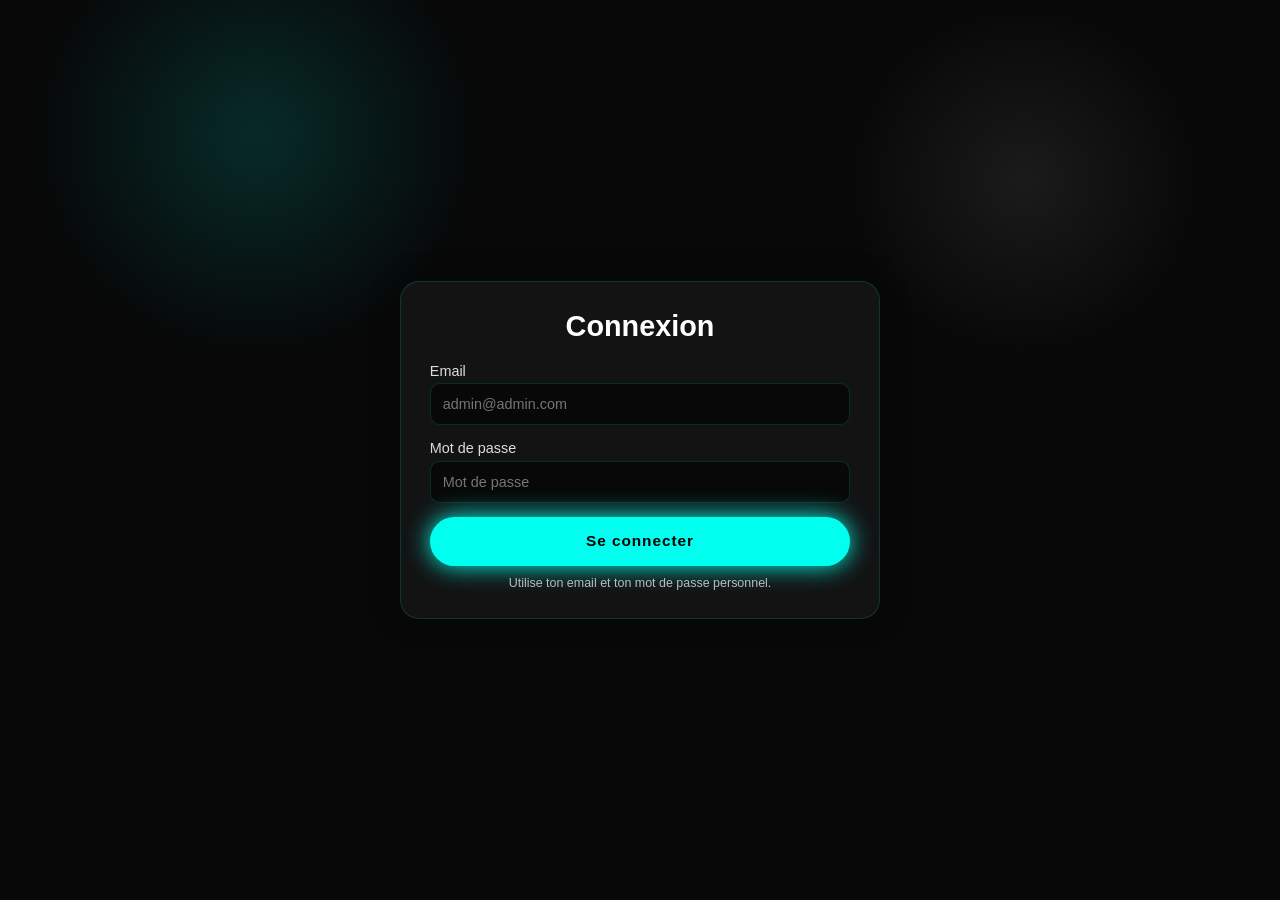
<file: P_le Mardoch_e Ephra_m J_riel/Admin.html>
<!DOCTYPE html>
<html lang="fr">
<head>
    <meta charset="UTF-8">
    <meta name="viewport" content="width=device-width, initial-scale=1.0">
    <title>Admin - Tableau de bord</title>
    <link rel="stylesheet" href="Style.css">
    <link href='https://unpkg.com/boxicons@2.1.4/css/boxicons.min.css' rel='stylesheet'>
</head>
<body>
<script src="login.js"></script>
<header class="header">
    <a href="Index.html" class="logo">Admin</a>
    <i class='bx bx-menu' id="menu-icon"></i>
    <nav class="navbar">
        <a href="Index.html">Retour</a>
        <a href="#dashboard" class="active">Dashboard</a>
        <a href="#portfolio">Portfolio</a>
        <a href="#educationAdmin">Éducation</a>
        <a href="#certificatesAdmin">Certificats</a>
        <a href="#servicesAdmin">Services</a>
        <a href="#testimonialsAdmin">Témoignages</a>
        <a href="#messages">Messages</a>
        <a href="#" id="logoutLink">Déconnexion</a>
    </nav>
</header>

<section class="admin-dashboard" id="dashboard">
    <h2 class="heading">Tableau de bord</h2>
    <div class="admin-cards">
        <div class="admin-card">
            <h3>Total des messages</h3>
            <p id="messageCount">0</p>
        </div>
        <div class="admin-card">
            <h3>Dernier message</h3>
            <p id="latestMessage">Aucun message</p>
        </div>
        <div class="admin-card">
            <h3>Actions</h3>
            <button id="clearMessagesBtn" class="btn">Supprimer tout</button>
        </div>
    </div>
</section>

<section class="admin-portfolio" id="portfolio">
    <h2 class="heading">Gestion du portfolio</h2>
    <div class="portfolio-controls">
        <div class="portfolio-inputs">
            <input id="skillName" type="text" placeholder="Nouvelle compétence" required>
            <textarea id="skillDescription" rows="4" placeholder="Description de la compétence" required></textarea>
        </div>
        <button id="addSkillBtn" class="btn">Ajouter compétence</button>
    </div>
    <div id="skillsAdminList" class="skills-admin-list"></div>
</section>

<section class="admin-education" id="educationAdmin">
    <h2 class="heading">Gestion de l’éducation</h2>
    <div class="admin-section">
        <input id="educationYear" type="text" placeholder="Année / Période" required>
        <input id="educationTitle" type="text" placeholder="Titre de l’événement" required>
        <textarea id="educationDescription" rows="3" placeholder="Description" required></textarea>
        <button id="addEducationBtn" class="btn">Ajouter / modifier</button>
    </div>
    <div id="educationAdminList" class="skills-admin-list"></div>
</section>

<section class="admin-certificates" id="certificatesAdmin">
    <h2 class="heading">Gestion des certificats</h2>
    <div class="admin-section">
        <input id="certificateTag" type="text" placeholder="Tag du certificat" required>
        <input id="certificateTitle" type="text" placeholder="Titre du certificat" required>
        <input id="certificateDate" type="text" placeholder="Date d’obtention" required>
        <textarea id="certificateDescription" rows="3" placeholder="Description" required></textarea>
        <input id="certificateFileLink" type="text" placeholder="Lien PDF certificat" required>
        <input id="certificateBadgeLink" type="text" placeholder="Lien badge / détails" required>
        <button id="addCertificateBtn" class="btn">Ajouter / modifier</button>
    </div>
    <div id="certificatesAdminList" class="skills-admin-list"></div>
</section>

<section class="admin-services" id="servicesAdmin">
    <h2 class="heading">Gestion des services</h2>
    <div class="admin-section">
        <input id="serviceIcon" type="text" placeholder="Classe icon (bx bx-laptop)" required>
        <input id="serviceTitle" type="text" placeholder="Titre du service" required>
        <textarea id="serviceDescription" rows="3" placeholder="Description" required></textarea>
        <button id="addServiceBtn" class="btn">Ajouter / modifier</button>
    </div>
    <div id="servicesAdminList" class="skills-admin-list"></div>
</section>

<section class="admin-testimonials" id="testimonialsAdmin">
    <h2 class="heading">Gestion des témoignages</h2>
    <div class="admin-section">
        <input id="testimonialImage" type="text" placeholder="URL de l’image" required>
        <input id="testimonialName" type="text" placeholder="Nom" required>
        <input id="testimonialRating" type="number" min="1" max="5" placeholder="Note 1-5" required>
        <textarea id="testimonialText" rows="4" placeholder="Témoignage" required></textarea>
        <button id="addTestimonialBtn" class="btn">Ajouter / modifier</button>
    </div>
    <div id="testimonialsAdminList" class="skills-admin-list"></div>
</section>

<section class="admin-messages" id="messages">
    <h2 class="heading">Messages reçus</h2>
    <div id="savedMessages" class="messages hidden">
        <div id="messagesList"></div>
        <p class="message-hint">Clique sur le bouton supprimer pour supprimer un message.</p>
    </div>
    <div id="emptyState" class="empty-state">
        <p>Aucun message trouvé. Les messages envoyés depuis le formulaire de contact apparaîtront ici.</p>
    </div>
</section>

<script src="login.js" defer></script>
<script src="Script.js" defer></script>
</body>
</html>
</file>
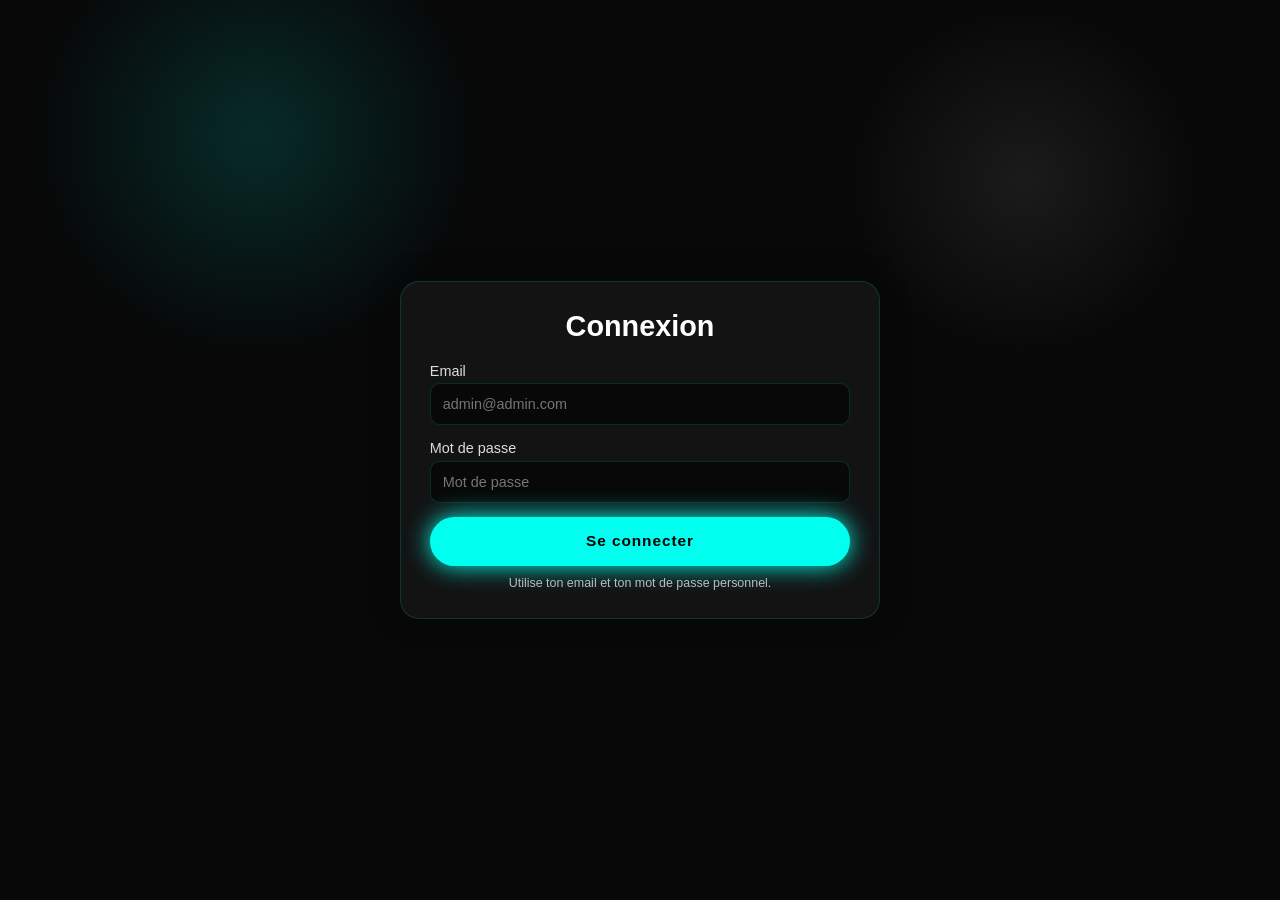
<file: P_le Mardoch_e Ephra_m J_riel/login.html>
<!DOCTYPE html>
<html lang="fr">
<head>
    <meta charset="UTF-8">
    <meta name="viewport" content="width=device-width, initial-scale=1.0">
    <title>Connexion Admin</title>
    <link rel="stylesheet" href="Style.css">
    <script>
        if (localStorage.getItem('adminLoggedIn') === 'true') {
            window.location.href = 'Admin.html';
        }
    </script>
</head>
<body>
    <div class="login-page">
        <div class="login-card">
            <h1>Connexion</h1>
            <form id="loginForm">
                <label for="loginEmail">Email</label>
                <input id="loginEmail" type="email" placeholder="admin@admin.com" required>

                <label for="loginPassword">Mot de passe</label>
                <input id="loginPassword" type="password" placeholder="Mot de passe" required>

                <div id="loginError" class="login-error hidden">Email ou mot de passe invalide.</div>
                <div id="loginSuccess" class="login-success hidden">Déconnexion réussie. Reconnecte-toi avec ton email.</div>

                <button type="submit" class="btn">Se connecter</button>
            </form>
            <p class="login-note">Utilise ton email et ton mot de passe personnel.</p>
        </div>
    </div>
    <script src="login.js" defer></script>
</body>
</html>
</file>
<file: Style.css>
/* ================= CONFIGURATION GLOBALE ================= */
* {
    margin: 0;
    padding: 0;
    box-sizing: border-box;
    text-decoration: none;
    border: none;
    outline: none;
    scroll-behavior: smooth;
    font-family: "Poppins", sans-serif;
}

:root {
    --bg-color: #080808;
    --second-bg-color: #131313;
    --text-color: white;
    --main-color: #00ffee;
}

html {
    font-size: 60%;
    overflow-x: hidden;
}

body {
    background: radial-gradient(circle at top, rgba(0,255,238,0.12), transparent 25%), linear-gradient(180deg, #020007 0%, #050b1a 100%), url("images/image (4).jpg") center/cover fixed no-repeat;
    color: var(--text-color);
    min-height: 100vh;
    position: relative;
    overflow-x: hidden;
}

body::before {
    content: "";
    position: fixed;
    inset: 0;
    background: radial-gradient(circle at 20% 15%, rgba(0, 255, 238, 0.14), transparent 18%), radial-gradient(circle at 80% 20%, rgba(255, 255, 255, 0.08), transparent 15%);
    pointer-events: none;
    z-index: 0;
    animation: backgroundGlow 18s ease-in-out infinite alternate;
}

section {
    min-height: 100vh;
    padding: 10rem 9% 2rem;
    position: relative;
    z-index: 1;
}

.heading {
    font-size: 8rem;
    text-align: center;
    margin: 5rem 0;
}

span {
    color: var(--main-color);
}

/* Scrollbars */
::-webkit-scrollbar {
    width: 15px;
}

::-webkit-scrollbar-thumb {
    background-color: var(--main-color);
}

::-webkit-scrollbar-track {
    background-color: var(--bg-color);
    width: 50px;
}

/* ================= HEADER & NAVBAR ================= */
.header {
    position: fixed;
    top: 0;
    left: 0;
    width: 100%;
    padding: 2rem 9%;
    background: rgba(0, 0, 0, 0.3);
    backdrop-filter: blur(10px);
    display: flex;
    justify-content: space-between;
    align-items: center;
    z-index: 100;
}

.logo {
    font-size: 2.5rem;
    color: var(--text-color);
    font-weight: 800;
    cursor: pointer;
    transition: 0.3s ease;
}

.logo:hover {
    transform: scale(1.1);
}

.logo span {
    text-shadow: 0 0 25px var(--main-color);
}

.navbar a {
    font-size: 1.8rem;
    color: var(--text-color);
    margin-left: 4rem;
    font-weight: 500;
    transition: 0.3s ease;
    border-bottom: 3px solid transparent;
}

.navbar a:hover,
.navbar a.active {
    color: var(--main-color);
    border-bottom: 3px solid var(--main-color);
}

#menu-icon {
    font-size: 3.6rem;
    color: var(--main-color);
    display: none;
}

/* ================= ACCUEIL (HOME) ================= */
.home {
    display: flex;
    align-items: center;
    justify-content: center;
    gap: 15rem;
    padding-top: 12rem;
    background: rgba(0, 0, 0, 0.35);
    border-radius: 4rem;
    box-shadow: 0 0 120px rgba(0, 255, 238, 0.12);
    overflow: hidden;
}

.home::before {
    content: "";
    position: absolute;
    inset: 0;
    background: linear-gradient(135deg, rgba(0, 255, 238, 0.08), transparent 25%), radial-gradient(circle at 30% 30%, rgba(255, 255, 255, 0.08), transparent 18%);
    pointer-events: none;
    mix-blend-mode: screen;
    animation: pulseOverlay 10s ease-in-out infinite alternate;
}

.home-content {
    display: flex;
    flex-direction: column;
    align-items: baseline;
    text-align: left;
    justify-content: center;
    margin-top: 3rem;
    position: relative;
    z-index: 2;
    animation: floatUp 8s ease-in-out infinite alternate;
}

.home-content h3 {
    margin-bottom: 2rem;
    margin-top: 1rem;
    font-size: 3.5rem;
}

.home-content h1 {
    font-size: 7rem;
    font-weight: 700;
    margin-top: 1.5rem;
    line-height: 1;
}

.home-content p {
    font-size: 1.5rem;
    font-weight: 500;
    line-height: 1.8;
    max-width: 1000px;
}

.home-img {
    border-radius: 50%;
}

.home-img img {
    position: relative;
    top: 3rem;
    width: 32vw;
    border-radius: 50%;
    box-shadow: 0 0 25px var(--main-color);
    cursor: pointer;
    transition: 0.3s ease-in-out;
    animation: floatImage 8s ease-in-out infinite alternate;
}

.home-img img:hover {
    box-shadow: 0 0 25px var(--main-color),
                0 0 50px var(--main-color),
                0 0 100px var(--main-color);
    transform: translateY(-10px) rotate(-1deg);
}

.social-icons a {
    display: inline-flex;
    justify-content: center;
    align-items: center;
    width: 4.5rem;
    height: 4.5rem;
    background: transparent;
    border: 2px solid var(--main-color);
    font-size: 2.5rem;
    border-radius: 50%;
    color: var(--main-color);
    margin: 3rem 1.5rem 3rem 0;
    transition: 0.3s ease-in-out;
}

.social-icons a:hover {
    color: var(--text-color);
    transform: scale(1.3) translateY(-5px);
    box-shadow: 0 0 25px var(--main-color);
    background-color: var(--main-color);
}

.btn {
    display: inline-block;
    padding: 1rem 2.8rem;
    background: var(--main-color);
    box-shadow: 0 0 25px var(--main-color);
    border-radius: 4rem;
    font-size: 1.6rem;
    color: black;
    border: 2px solid transparent;
    letter-spacing: 0.1rem;
    font-weight: 600;
    transition: 0.3s ease-in-out;
    cursor: pointer;
}

.btn:hover {
    transform: scale(1.05);
    box-shadow: 0 0 50px var(--main-color);
}

.btn-group {
    display: flex;
    align-items: center;
    gap: 1.5rem;
}

.btn-group a:nth-of-type(2) {
    background-color: transparent;
    color: var(--main-color);
    border: 2px solid var(--main-color);
    box-shadow: 0 0 25px transparent;
}

.btn-group a:nth-of-type(2):hover {
    box-shadow: 0 0 25px var(--main-color);
    background-color: var(--main-color);
    color: black;
}

/* Animations Textes */
.text-animation {
    font-size: 34px;
    font-weight: 600;
    min-width: 280px;
}

.text-animation span {
    position: relative;
}

.text-animation span::before {
    content: "Développeur Web";
    color: var(--main-color);
    animation: words 5s infinite;
}

.text-animation span::after {
    content: "";
    background-color: var(--bg-color);
    position: absolute;
    width: calc(100% + 8px);
    height: 100%;
    border-left: 3px solid var(--bg-color);
    right: -8px;
    animation: cursor 0.6s infinite, typing 20s steps(14) infinite;
}

@keyframes cursor {
    to { border-left: 2px solid var(--bg-color); }
}

@keyframes words {
    0%, 20% { content: "Designer Frontend"; }
    61%, 80% { content: "Développeur Web"; }
    81%, 100% { content: "Testeur Logiciel"; }
}

@keyframes typing {
    10%, 15%, 30%, 35%, 50%, 55%, 70%, 75%, 90%, 95% { width: 0; }
    5%, 20%, 25%, 40%, 45%, 60%, 65%, 80%, 85% { width: calc(100% + 8px); }
}

@keyframes backgroundGlow {
    from { transform: translateY(0px) scale(1); opacity: 0.9; }
    to { transform: translateY(-20px) scale(1.05); opacity: 1; }
}

@keyframes pulseOverlay {
    from { opacity: 0.7; transform: scale(1); }
    to { opacity: 1; transform: scale(1.03); }
}

@keyframes floatUp {
    from { transform: translateY(0); }
    to { transform: translateY(-10px); }
}

@keyframes floatImage {
    from { transform: translateY(0); }
    to { transform: translateY(-12px); }
}

/* ================= SECTION EDUCATION ================= */
.Education {
    padding: 100px 15px;
    background-color: rgba(158, 158, 158, 0.05);
}

.Education h2 {
    margin-bottom: 5rem;
}

.timeline-items {
    max-width: 1200px;
    margin: auto;
    display: flex;
    flex-wrap: wrap;
    position: relative;
}

.timeline-items::before {
    content: "";
    position: absolute;
    width: 5px;
    height: 100%;
    background-color: rgb(209, 208, 208);
    left: calc(50% - 2.5px);
}

.timeline-item {
    margin-bottom: 40px;
    width: 100%;
    position: relative;
}

.timeline-item:last-child {
    margin-bottom: 0;
}

.timeline-item:nth-child(odd) {
    padding-right: calc(50% + 30px);
    text-align: right;
}

.timeline-item:nth-child(even) {
    padding-left: calc(50% + 30px);
}

.timeline-dot {
    height: 21px;
    width: 21px;
    background-color: rgb(28, 28, 159);
    box-shadow: 0 0 25px var(--main-color),
                0 0 50px var(--main-color);
    position: absolute;
    left: calc(50% - 10.5px);
    border-radius: 50%;
    top: 10px;
}

.timeline-date {
    font-size: 20px;
    font-weight: 800;
    margin: 6px 0 15px;
}

.timeline-content {
    background-color: var(--bg-color);
    border: 3px solid var(--main-color);
    padding: 30px 50px;
    border-radius: 4rem;
    box-shadow: 0 0 10px var(--main-color);
    cursor: pointer;
    transition: 0.3s ease-in-out;
}

.timeline-content:hover {
    transform: scale(1.05);
    box-shadow: 0 0 25px var(--main-color);
}

.timeline-content h3 {
    font-size: 20px;
    margin: 0 0 10px;
    font-weight: 500;
}

.timeline-content p {
    font-size: 16px;
    font-weight: 300;
    line-height: 22px;
}

/* ================= SECTION CERTIFICAT ================= */
.Certificat {
    background: var(--bg-color);
    padding: 100px 9% 100px;
}

.Certificat h2 {
    margin-bottom: 5rem;
}

.certificat-container {
    display: flex;
    justify-content: center;
    align-items: center;
    flex-wrap: wrap;
    gap: 2.5rem;
    max-width: 1200px;
    margin: 0 auto;
}

.certificat-box {
    background-color: var(--second-bg-color);
    min-height: 400px;
    max-width: 500px;
    width: 100%;
    border-radius: 3rem;
    border: 5px solid transparent;
    cursor: pointer;
    transition: 0.4s ease-in-out;
    display: flex;
    flex-direction: column;
    justify-content: center;
    align-items: center;
    text-align: center;
    padding: 4rem;
}

.certificat-box:hover {
    background: var(--text-color);
    color: black;
    border: 5px solid var(--main-color);
    transform: scale(1.03);
    box-shadow: 0 0 25px var(--main-color);
}

.cert-icon {
    font-size: 6.5rem;
    color: #24a148; /* Vert Cisco Cyber */
    margin-bottom: 1.5rem;
    transition: 0.4s ease-in-out;
}

.certificat-box:hover .cert-icon {
    color: #1e7e34;
}

.cert-tag {
    display: inline-block;
    font-size: 1.4rem;
    color: var(--main-color);
    font-weight: 600;
    letter-spacing: 0.1rem;
    text-transform: uppercase;
    margin-bottom: 0.5rem;
}

.certificat-box:hover .cert-tag {
    color: #008b82;
}

.certificat-info h4 {
    font-size: 2.5rem;
    margin-bottom: 0.5rem;
    font-weight: 700;
}

.cert-date {
    font-size: 1.4rem;
    color: #888;
    font-weight: 500;
    margin-bottom: 1.5rem;
}

.certificat-box:hover .cert-date {
    color: #555;
}

.cert-desc {
    font-size: 1.6rem;
    line-height: 1.6;
    margin-bottom: 2rem;
}

.cert-id {
    display: block;
    font-size: 1.2rem;
    font-family: monospace;
    color: #666;
    margin-bottom: 2.5rem;
}

.cert-buttons-group {
    display: flex;
    justify-content: center;
    gap: 1.5rem;
    flex-wrap: wrap;
    width: 100%;
}

.btn-cert {
    display: inline-flex;
    align-items: center;
    gap: 0.8rem;
    padding: 1rem 2rem;
    background: var(--main-color);
    box-shadow: 0 0 15px var(--main-color);
    border-radius: 4rem;
    font-size: 1.4rem;
    color: black;
    font-weight: 600;
    transition: 0.3s ease-in-out;
}

.btn-secondary-cert {
    background: transparent;
    color: var(--main-color);
    border: 2px solid var(--main-color);
    box-shadow: none;
}

.certificat-box:hover .btn-cert {
    background: black;
    color: var(--main-color);
}

.certificat-box:hover .btn-secondary-cert {
    background: var(--main-color);
    color: black;
}

.btn-cert:hover {
    transform: scale(1.05);
}

/* ================= SECTION SERVICES ================= */
.Services {
    background: var(--bg-color);
    color: rgb(167, 164, 164);
}

.Services h2 {
    margin-bottom: 5rem;
}

.Services-container {
    display: grid;
    grid-template-columns: repeat(2, 1fr);
    align-items: center;
    gap: 2.5rem;
}

.Service-box {
    background-color: var(--second-bg-color);
    min-height: 300px;
    height: auto;
    border-radius: 3rem;
    border: 5px solid transparent;
    cursor: pointer;
    transition: 0.4s ease-in-out;
    display: flex;
    flex-direction: column;
    justify-content: center;
    align-items: center;
    text-align: center;
    padding: 2rem;
}

.Service-box:hover {
    background: white;
    color: black;
    border: 5px solid var(--main-color);
    transform: scale(1.03);
}

.Service-box i {
    font-size: 5rem;
    color: var(--main-color);
    margin-bottom: 2rem;
}

.Service-box h4 {
    font-size: 2.5rem;
    margin-bottom: 1rem;
}

.Service-box p {
    font-size: 1.6rem;
    line-height: 1.5;
}

/* ================= SECTION TÉMOIGNAGES ================= */
.temoignages {
    background-color: var(--second-bg-color);
}

.temoignages-box {
    display: flex;
    align-items: center;
    justify-content: center;
    flex-direction: column;
}

.temoignages .heading {
    margin-bottom: 5rem;
}

.temoignages-box img {
    width: 15rem;
    border-radius: 50%;
    border: 3px solid var(--main-color);
    box-shadow: 0 0 25px var(--main-color);
}

.wrapper {
    display: grid;
    grid-template-columns: repeat(auto-fit, minmax(300px, 1fr));
    gap: 3rem;
    width: 100%;
    max-width: 1200px;
    margin: 0 auto;
}

.temoignages-item {
    min-height: 450px;
    background: rgba(0, 0, 0, 0.7);
    border: 3px solid rgba(238, 238, 238, 0.2);
    border-radius: 2rem;
    padding: 30px 40px;
    cursor: pointer;
    display: flex;
    flex-direction: column;
    align-items: center;
    justify-content: center;
    text-align: center;
    gap: 1.5rem;
    color: white;
    transition: 0.4s ease-in-out;
}

.temoignages-item:hover {
    border: 3px solid var(--main-color);
    transform: translateY(-10px) scale(1.03);
    box-shadow: 0 0 50px var(--main-color);
}

.temoignages-item h2 {
    font-size: 2.8rem;
}

.temoignages-item p {
    font-size: 1.3rem;
}

#star {
    color: gold;
}

/* ================= SECTION CONTACT ================= */
.contact {
    background-color: var(--bg-color);
}

.contact h2 {
    margin-bottom: 3rem;
    color: white;
}

.contact form {
    display: flex;
    flex-direction: column;
    align-items: center;
    justify-content: center;
    gap: 3rem;
    margin: 5rem auto;
    text-align: center;
    width: 100%;
    max-width: 600px;
}

.contact form .input-box {
    display: flex;
    justify-content: center;
    flex-wrap: wrap;
    width: 100%;
    gap: 2rem;
}

.contact form .input-box input,
.contact form textarea {
    width: 100%;
    padding: 2.5rem;
    font-size: 1.8rem;
    color: var(--text-color);
    background-color: var(--second-bg-color);
    border-radius: 2rem;
    border: 4px solid var(--main-color);
}

.contact form .btn {
    margin-top: 2rem;
}

/* ================= FOOTER ================= */
.footer {
    position: relative;
    width: 100%;
    padding: 40px 0;
    background-color: var(--second-bg-color);
}

.footer .social {
    text-align: center;
    padding-bottom: 25px;
    color: var(--main-color);
}

.footer .social a {
    font-size: 25px;
    color: var(--main-color);
    border: 2px solid var(--main-color);
    width: 42px;
    height: 42px;
    line-height: 42px;
    display: inline-block;
    text-align: center;
    border-radius: 50%;
    margin: 0 10px;
    transition: 0.3s ease-in-out;
}

.footer .social a:hover {
    transform: scale(1.2) translateY(-10px);
    background-color: var(--main-color);
    color: black;
    box-shadow: 0 0 25px var(--main-color);
}

.footer ul {
    margin-top: 0;
    padding: 0;
    font-size: 18px;
    line-height: 1.6;
    margin-bottom: 0;
    text-align: center;
}

.footer ul li {
    display: inline-block;
    padding: 0 30px;
}

.footer ul li a {
    color: white;
    border-bottom: 3px solid transparent;
    transition: 0.3s ease-in-out;
}

.footer ul li a:hover {
    border-bottom: 3px solid var(--main-color);
}

.footer .copyright {
    margin-top: 50px;
    text-align: center;
    font-size: 16px;
    color: white;
}

.logos {
    margin-top: 50px;
    width: 50px;
    height: 50px;
    text-align: center;
}

/* ================= STYLES ADMIN ================= */
.admin-dashboard,
.admin-messages,
.admin-portfolio {
    padding: 10rem 9% 5rem;
    background: var(--bg-color);
    min-height: 100vh;
}

.admin-cards {
    display: grid;
    grid-template-columns: repeat(3, minmax(220px, 1fr));
    gap: 2rem;
    margin-top: 3rem;
}

.admin-card {
    background-color: var(--second-bg-color);
    border: 1px solid rgba(0, 255, 238, 0.15);
    border-radius: 2rem;
    padding: 2.5rem;
    box-shadow: 0 0 30px rgba(0, 255, 238, 0.05);
}

.admin-card h3 {
    font-size: 2rem;
    margin-bottom: 1rem;
    color: var(--main-color);
}

.admin-card p {
    font-size: 3rem;
    font-weight: 700;
    line-height: 1.2;
}

.admin-card button {
    margin-top: 1rem;
    width: 100%;
    padding: 1rem 1.5rem;
    background: var(--main-color);
    color: black;
    cursor: pointer;
    border-radius: 2rem;
    font-size: 1.6rem;
    transition: 0.3s ease;
}

.admin-card button:hover {
    transform: scale(1.02);
    box-shadow: 0 0 25px var(--main-color);
}

.portfolio-controls {
    display: flex;
    gap: 2rem;
    align-items: flex-start;
    flex-wrap: wrap;
    margin-top: 3rem;
}

.portfolio-inputs {
    flex: 1 1 400px;
    display: grid;
    gap: 1.5rem;
}

.portfolio-inputs input,
.portfolio-inputs textarea,
.admin-section input,
.admin-section textarea {
    width: 100%;
    background: var(--second-bg-color);
    color: white;
    border: 2px solid rgba(0, 255, 238, 0.2);
    border-radius: 1.5rem;
    padding: 1.5rem;
    font-size: 1.6rem;
}

.admin-section {
    display: grid;
    gap: 1.5rem;
    margin-top: 3rem;
}

.admin-section input,
.admin-section textarea,
.admin-section button {
    width: 100%;
}

.skills-admin-list {
    flex: 1 1 350px;
    display: grid;
    gap: 1.5rem;
}

.skill-admin-card {
    background-color: var(--second-bg-color);
    border: 1px solid rgba(0, 255, 238, 0.12);
    border-radius: 2rem;
    padding: 1.8rem;
    display: flex;
    flex-direction: column;
    gap: 1rem;
}

.skill-admin-card h3 {
    margin-bottom: 0.6rem;
}

.skill-admin-actions {
    display: flex;
    gap: 1rem;
    flex-wrap: wrap;
}

.skill-admin-actions .btn {
    flex: 1;
    min-width: 130px;
}

.btn-small {
    padding: 0.9rem 1.4rem;
    font-size: 1.4rem;
}

.btn-danger {
    background: #ff4444;
    color: white;
}

.messages {
    margin-top: 3rem;
    display: grid;
    gap: 1.5rem;
}

.message-card {
    background-color: var(--second-bg-color);
    border: 1px solid rgba(0, 255, 238, 0.1);
    border-radius: 2rem;
    padding: 2rem;
    color: #ddd;
}

.message-card p {
    margin: 0.5rem 0;
    font-size: 1.5rem;
}

.message-card button {
    margin-top: 1rem;
    padding: 0.9rem 1.5rem;
    background: #ff4444;
    color: white;
    cursor: pointer;
    border-radius: 1rem;
    font-size: 1.4rem;
}

.message-card button:hover {
    opacity: 0.9;
}

.login-page {
    min-height: 100vh;
    display: flex;
    align-items: center;
    justify-content: center;
    padding: 4rem 1rem;
    background: var(--bg-color);
}

.login-card {
    width: min(480px, 100%);
    background: var(--second-bg-color);
    border: 1px solid rgba(0, 255, 238, 0.15);
    border-radius: 2rem;
    padding: 3rem;
    box-shadow: 0 0 30px rgba(0, 0, 0, 0.25);
}

.login-card h1 {
    margin-bottom: 2rem;
    color: white;
    font-size: 3rem;
    text-align: center;
}

.login-card label {
    display: block;
    margin-bottom: 0.5rem;
    color: #ddd;
    font-size: 1.5rem;
}

.login-card input {
    width: 100%;
    background: var(--bg-color);
    border: 1px solid rgba(0, 255, 238, 0.15);
    border-radius: 1rem;
    padding: 1.25rem;
    color: white;
    margin-bottom: 1.5rem;
    font-size: 1.5rem;
}

.login-card .login-note {
    margin-top: 1rem;
    color: #bbb;
    text-align: center;
    font-size: 1.3rem;
}

.login-card .btn {
    width: 100%;
    padding: 1.4rem;
    font-size: 1.6rem;
}

.login-error {
    margin: 0 0 1.2rem;
    padding: 1rem 1.2rem;
    color: #ffdddd;
    background: rgba(255, 68, 68, 0.16);
    border: 1px solid rgba(255, 68, 68, 0.4);
    border-radius: 1rem;
    font-size: 1.4rem;
}

.login-success {
    margin: 0 0 1.2rem;
    padding: 1rem 1.2rem;
    color: #d4ffd4;
    background: rgba(0, 200, 100, 0.16);
    border: 1px solid rgba(0, 200, 100, 0.4);
    border-radius: 1rem;
    font-size: 1.4rem;
}

.login-error.hidden,
.login-success.hidden {
    display: none;
}

.login-success.show {
    display: block;
    animation: loginSuccessPop 700ms ease forwards;
}

@keyframes loginSuccessPop {
    0% { transform: scale(0.95); opacity: 0; }
    60% { transform: scale(1.05); opacity: 1; }
    100% { transform: scale(1); opacity: 1; }
}

.empty-state {
    margin-top: 3rem;
    padding: 2.5rem;
    border: 2px dashed rgba(255, 255, 255, 0.15);
    border-radius: 2rem;
    text-align: center;
    color: #ccc;
    font-size: 1.8rem;
}

.message-hint {
    color: #999;
    font-size: 1.5rem;
}

.hidden {
    display: none;
}

/* Modal login styles */
.modal {
    position: fixed;
    inset: 0;
    display: flex;
    align-items: center;
    justify-content: center;
    background: rgba(0,0,0,0.6);
    z-index: 1000;
    padding: 2rem;
}

.modal-content {
    background: var(--second-bg-color);
    border: 2px solid var(--main-color);
    padding: 2.5rem;
    border-radius: 1.2rem;
    width: 100%;
    max-width: 420px;
    box-shadow: 0 0 60px rgba(0,255,238,0.08);
}

.modal-content h2 {
    margin-bottom: 1rem;
    font-size: 2.4rem;
}

.modal-content input[type="email"],
.modal-content input[type="password"] {
    width: 100%;
    padding: 0.9rem 1rem;
    margin: 0.6rem 0 1rem 0;
    border-radius: 0.8rem;
    background: #0b0b0b;
    color: var(--text-color);
    border: 1px solid rgba(0,255,238,0.06);
}

.close-btn {
    background: transparent;
    color: var(--text-color);
    font-size: 2.2rem;
    float: right;
    cursor: pointer;
}

.remember-me {
    display: flex;
    align-items: center;
    gap: 0.6rem;
    margin: 0.6rem 0 1rem 0;
    color: #cfe;
    font-size: 1.4rem;
}

/* Ensure hidden class always hides modal */
.modal.hidden {
    display: none;
}

/* ================= SECTION SKILLS ================= */
.Skills {
    background: var(--bg-color);
    padding: 100px 9% 6rem;
}

.skills-container {
    display: grid;
    grid-template-columns: repeat(auto-fit, minmax(250px, 1fr));
    gap: 2rem;
    margin-top: 3rem;
}

.skill-card {
    background-color: var(--second-bg-color);
    border: 1px solid rgba(0, 255, 238, 0.1);
    border-radius: 2rem;
    padding: 2rem;
    transition: 0.3s ease;
}

.skill-card:hover {
    transform: translateY(-5px);
    box-shadow: 0 0 25px rgba(0, 255, 238, 0.1);
}

.skill-card h3 {
    font-size: 2.2rem;
    margin-bottom: 1rem;
}

.skill-card p {
    font-size: 1.6rem;
    line-height: 1.7;
}

/* ================= MEDIA QUERIES RESPONSIVE ================= */
@media (max-width: 1200px) {
    html {
        font-size: 55%;
    }

    .home {
        flex-direction: column;
        gap: 5rem;
    }

    .home-img img {
        width: 50vw;
    }

    .Services-container {
        grid-template-columns: repeat(1, 1fr);
    }
}

@media (max-width: 768px) {
    #menu-icon {
        display: block;
    }

    .navbar {
        position: absolute;
        top: 100%;
        left: 0;
        width: 100%;
        background: var(--bg-color);
        display: none;
        flex-direction: column;
        align-items: center;
        padding: 1rem 0;
    }

    .navbar.active {
        display: flex;
    }

    .navbar a {
        margin: 1rem 0;
    }

    .home-content h1 {
        font-size: 5rem;
    }

    .home-content h3 {
        font-size: 2.5rem;
    }

    .heading {
        font-size: 6rem;
    }

    /* Ajustement de l'axe central de la timeline */
    .timeline-items::before {
        left: 7px;
    }

    .timeline-item:nth-child(odd),
    .timeline-item:nth-child(even) {
        padding-left: 37px;
        padding-right: 0;
        text-align: left;
    }

    .timeline-dot {
        left: 0;
    }
}

@media (max-width: 480px) {
    html {
        font-size: 50%;
    }

    .home-content h1 {
        font-size: 4rem;
    }

    .home-content h3 {
        font-size: 2rem;
    }

    .heading {
        font-size: 5rem;
    }
    
    .footer ul li {
        display: block;
        padding: 1rem 0;
    }
}
</file>
<file: P_le Mardoch_e Ephra_m J_riel/Style.css>
/* ================= CONFIGURATION GLOBALE ================= */
* {
    margin: 0;
    padding: 0;
    box-sizing: border-box;
    text-decoration: none;
    border: none;
    outline: none;
    scroll-behavior: smooth;
    font-family: "Poppins", sans-serif;
}

:root {
    --bg-color: #080808;
    --second-bg-color: #131313;
    --text-color: white;
    --main-color: #00ffee;
}

html {
    font-size: 60%;
    overflow-x: hidden;
}

body {
    background: radial-gradient(circle at top, rgba(0,255,238,0.12), transparent 25%), linear-gradient(180deg, #020007 0%, #050b1a 100%), url("images/image (4).jpg") center/cover fixed no-repeat;
    color: var(--text-color);
    min-height: 100vh;
    position: relative;
    overflow-x: hidden;
}

body::before {
    content: "";
    position: fixed;
    inset: 0;
    background: radial-gradient(circle at 20% 15%, rgba(0, 255, 238, 0.14), transparent 18%), radial-gradient(circle at 80% 20%, rgba(255, 255, 255, 0.08), transparent 15%);
    pointer-events: none;
    z-index: 0;
    animation: backgroundGlow 18s ease-in-out infinite alternate;
}

section {
    min-height: 100vh;
    padding: 10rem 9% 2rem;
    position: relative;
    z-index: 1;
}

.heading {
    font-size: 8rem;
    text-align: center;
    margin: 5rem 0;
}

span {
    color: var(--main-color);
}

/* Scrollbars */
::-webkit-scrollbar {
    width: 15px;
}

::-webkit-scrollbar-thumb {
    background-color: var(--main-color);
}

::-webkit-scrollbar-track {
    background-color: var(--bg-color);
    width: 50px;
}

/* ================= HEADER & NAVBAR ================= */
.header {
    position: fixed;
    top: 0;
    left: 0;
    width: 100%;
    padding: 2rem 9%;
    background: rgba(0, 0, 0, 0.3);
    backdrop-filter: blur(10px);
    display: flex;
    justify-content: space-between;
    align-items: center;
    z-index: 100;
}

.logo {
    font-size: 2.5rem;
    color: var(--text-color);
    font-weight: 800;
    cursor: pointer;
    transition: 0.3s ease;
}

.logo:hover {
    transform: scale(1.1);
}

.logo span {
    text-shadow: 0 0 25px var(--main-color);
}

.navbar a {
    font-size: 1.8rem;
    color: var(--text-color);
    margin-left: 4rem;
    font-weight: 500;
    transition: 0.3s ease;
    border-bottom: 3px solid transparent;
}

.navbar a:hover,
.navbar a.active {
    color: var(--main-color);
    border-bottom: 3px solid var(--main-color);
}

#menu-icon {
    font-size: 3.6rem;
    color: var(--main-color);
    display: none;
}

/* ================= ACCUEIL (HOME) ================= */
.home {
    display: flex;
    align-items: center;
    justify-content: center;
    gap: 15rem;
    padding-top: 12rem;
    background: rgba(0, 0, 0, 0.35);
    border-radius: 4rem;
    box-shadow: 0 0 120px rgba(0, 255, 238, 0.12);
    overflow: hidden;
}

.home::before {
    content: "";
    position: absolute;
    inset: 0;
    background: linear-gradient(135deg, rgba(0, 255, 238, 0.08), transparent 25%), radial-gradient(circle at 30% 30%, rgba(255, 255, 255, 0.08), transparent 18%);
    pointer-events: none;
    mix-blend-mode: screen;
    animation: pulseOverlay 10s ease-in-out infinite alternate;
}

.home-content {
    display: flex;
    flex-direction: column;
    align-items: baseline;
    text-align: left;
    justify-content: center;
    margin-top: 3rem;
    position: relative;
    z-index: 2;
    animation: floatUp 8s ease-in-out infinite alternate;
}

.home-content h3 {
    margin-bottom: 2rem;
    margin-top: 1rem;
    font-size: 3.5rem;
}

.home-content h1 {
    font-size: 7rem;
    font-weight: 700;
    margin-top: 1.5rem;
    line-height: 1;
}

.home-content p {
    font-size: 1.5rem;
    font-weight: 500;
    line-height: 1.8;
    max-width: 1000px;
}

.home-img {
    border-radius: 50%;
}

.home-img img {
    position: relative;
    top: 3rem;
    width: 32vw;
    border-radius: 50%;
    box-shadow: 0 0 25px var(--main-color);
    cursor: pointer;
    transition: 0.3s ease-in-out;
    animation: floatImage 8s ease-in-out infinite alternate;
}

.home-img img:hover {
    box-shadow: 0 0 25px var(--main-color),
                0 0 50px var(--main-color),
                0 0 100px var(--main-color);
    transform: translateY(-10px) rotate(-1deg);
}

.social-icons a {
    display: inline-flex;
    justify-content: center;
    align-items: center;
    width: 4.5rem;
    height: 4.5rem;
    background: transparent;
    border: 2px solid var(--main-color);
    font-size: 2.5rem;
    border-radius: 50%;
    color: var(--main-color);
    margin: 3rem 1.5rem 3rem 0;
    transition: 0.3s ease-in-out;
}

.social-icons a:hover {
    color: var(--text-color);
    transform: scale(1.3) translateY(-5px);
    box-shadow: 0 0 25px var(--main-color);
    background-color: var(--main-color);
}

.btn {
    display: inline-block;
    padding: 1rem 2.8rem;
    background: var(--main-color);
    box-shadow: 0 0 25px var(--main-color);
    border-radius: 4rem;
    font-size: 1.6rem;
    color: black;
    border: 2px solid transparent;
    letter-spacing: 0.1rem;
    font-weight: 600;
    transition: 0.3s ease-in-out;
    cursor: pointer;
}

.btn:hover {
    transform: scale(1.05);
    box-shadow: 0 0 50px var(--main-color);
}

.btn-group {
    display: flex;
    align-items: center;
    gap: 1.5rem;
}

.btn-group a:nth-of-type(2) {
    background-color: transparent;
    color: var(--main-color);
    border: 2px solid var(--main-color);
    box-shadow: 0 0 25px transparent;
}

.btn-group a:nth-of-type(2):hover {
    box-shadow: 0 0 25px var(--main-color);
    background-color: var(--main-color);
    color: black;
}

/* Animations Textes */
.text-animation {
    font-size: 34px;
    font-weight: 600;
    min-width: 280px;
}

.text-animation span {
    position: relative;
}

.text-animation span::before {
    content: "Développeur Web";
    color: var(--main-color);
    animation: words 5s infinite;
}

.text-animation span::after {
    content: "";
    background-color: var(--bg-color);
    position: absolute;
    width: calc(100% + 8px);
    height: 100%;
    border-left: 3px solid var(--bg-color);
    right: -8px;
    animation: cursor 0.6s infinite, typing 20s steps(14) infinite;
}

@keyframes cursor {
    to { border-left: 2px solid var(--bg-color); }
}

@keyframes words {
    0%, 20% { content: "Designer Frontend"; }
    61%, 80% { content: "Développeur Web"; }
    81%, 100% { content: "Testeur Logiciel"; }
}

@keyframes typing {
    10%, 15%, 30%, 35%, 50%, 55%, 70%, 75%, 90%, 95% { width: 0; }
    5%, 20%, 25%, 40%, 45%, 60%, 65%, 80%, 85% { width: calc(100% + 8px); }
}

@keyframes backgroundGlow {
    from { transform: translateY(0px) scale(1); opacity: 0.9; }
    to { transform: translateY(-20px) scale(1.05); opacity: 1; }
}

@keyframes pulseOverlay {
    from { opacity: 0.7; transform: scale(1); }
    to { opacity: 1; transform: scale(1.03); }
}

@keyframes floatUp {
    from { transform: translateY(0); }
    to { transform: translateY(-10px); }
}

@keyframes floatImage {
    from { transform: translateY(0); }
    to { transform: translateY(-12px); }
}

/* ================= SECTION EDUCATION ================= */
.Education {
    padding: 100px 15px;
    background-color: rgba(158, 158, 158, 0.05);
}

.Education h2 {
    margin-bottom: 5rem;
}

.timeline-items {
    max-width: 1200px;
    margin: auto;
    display: flex;
    flex-wrap: wrap;
    position: relative;
}

.timeline-items::before {
    content: "";
    position: absolute;
    width: 5px;
    height: 100%;
    background-color: rgb(209, 208, 208);
    left: calc(50% - 2.5px);
}

.timeline-item {
    margin-bottom: 40px;
    width: 100%;
    position: relative;
}

.timeline-item:last-child {
    margin-bottom: 0;
}

.timeline-item:nth-child(odd) {
    padding-right: calc(50% + 30px);
    text-align: right;
}

.timeline-item:nth-child(even) {
    padding-left: calc(50% + 30px);
}

.timeline-dot {
    height: 21px;
    width: 21px;
    background-color: rgb(28, 28, 159);
    box-shadow: 0 0 25px var(--main-color),
                0 0 50px var(--main-color);
    position: absolute;
    left: calc(50% - 10.5px);
    border-radius: 50%;
    top: 10px;
}

.timeline-date {
    font-size: 20px;
    font-weight: 800;
    margin: 6px 0 15px;
}

.timeline-content {
    background-color: var(--bg-color);
    border: 3px solid var(--main-color);
    padding: 30px 50px;
    border-radius: 4rem;
    box-shadow: 0 0 10px var(--main-color);
    cursor: pointer;
    transition: 0.3s ease-in-out;
}

.timeline-content:hover {
    transform: scale(1.05);
    box-shadow: 0 0 25px var(--main-color);
}

.timeline-content h3 {
    font-size: 20px;
    margin: 0 0 10px;
    font-weight: 500;
}

.timeline-content p {
    font-size: 16px;
    font-weight: 300;
    line-height: 22px;
}

/* ================= SECTION CERTIFICAT ================= */
.Certificat {
    background: var(--bg-color);
    padding: 100px 9% 100px;
}

.Certificat h2 {
    margin-bottom: 5rem;
}

.certificat-container {
    display: flex;
    justify-content: center;
    align-items: center;
    flex-wrap: wrap;
    gap: 2.5rem;
    max-width: 1200px;
    margin: 0 auto;
}

.certificat-box {
    background-color: var(--second-bg-color);
    min-height: 400px;
    max-width: 500px;
    width: 100%;
    border-radius: 3rem;
    border: 5px solid transparent;
    cursor: pointer;
    transition: 0.4s ease-in-out;
    display: flex;
    flex-direction: column;
    justify-content: center;
    align-items: center;
    text-align: center;
    padding: 4rem;
}

.certificat-box:hover {
    background: var(--text-color);
    color: black;
    border: 5px solid var(--main-color);
    transform: scale(1.03);
    box-shadow: 0 0 25px var(--main-color);
}

.cert-icon {
    font-size: 6.5rem;
    color: #24a148; /* Vert Cisco Cyber */
    margin-bottom: 1.5rem;
    transition: 0.4s ease-in-out;
}

.certificat-box:hover .cert-icon {
    color: #1e7e34;
}

.cert-tag {
    display: inline-block;
    font-size: 1.4rem;
    color: var(--main-color);
    font-weight: 600;
    letter-spacing: 0.1rem;
    text-transform: uppercase;
    margin-bottom: 0.5rem;
}

.certificat-box:hover .cert-tag {
    color: #008b82;
}

.certificat-info h4 {
    font-size: 2.5rem;
    margin-bottom: 0.5rem;
    font-weight: 700;
}

.cert-date {
    font-size: 1.4rem;
    color: #888;
    font-weight: 500;
    margin-bottom: 1.5rem;
}

.certificat-box:hover .cert-date {
    color: #555;
}

.cert-desc {
    font-size: 1.6rem;
    line-height: 1.6;
    margin-bottom: 2rem;
}

.cert-id {
    display: block;
    font-size: 1.2rem;
    font-family: monospace;
    color: #666;
    margin-bottom: 2.5rem;
}

.cert-buttons-group {
    display: flex;
    justify-content: center;
    gap: 1.5rem;
    flex-wrap: wrap;
    width: 100%;
}

.btn-cert {
    display: inline-flex;
    align-items: center;
    gap: 0.8rem;
    padding: 1rem 2rem;
    background: var(--main-color);
    box-shadow: 0 0 15px var(--main-color);
    border-radius: 4rem;
    font-size: 1.4rem;
    color: black;
    font-weight: 600;
    transition: 0.3s ease-in-out;
}

.btn-secondary-cert {
    background: transparent;
    color: var(--main-color);
    border: 2px solid var(--main-color);
    box-shadow: none;
}

.certificat-box:hover .btn-cert {
    background: black;
    color: var(--main-color);
}

.certificat-box:hover .btn-secondary-cert {
    background: var(--main-color);
    color: black;
}

.btn-cert:hover {
    transform: scale(1.05);
}

/* ================= SECTION SERVICES ================= */
.Services {
    background: var(--bg-color);
    color: rgb(167, 164, 164);
}

.Services h2 {
    margin-bottom: 5rem;
}

.Services-container {
    display: grid;
    grid-template-columns: repeat(2, 1fr);
    align-items: center;
    gap: 2.5rem;
}

.Service-box {
    background-color: var(--second-bg-color);
    min-height: 300px;
    height: auto;
    border-radius: 3rem;
    border: 5px solid transparent;
    cursor: pointer;
    transition: 0.4s ease-in-out;
    display: flex;
    flex-direction: column;
    justify-content: center;
    align-items: center;
    text-align: center;
    padding: 2rem;
}

.Service-box:hover {
    background: white;
    color: black;
    border: 5px solid var(--main-color);
    transform: scale(1.03);
}

.Service-box i {
    font-size: 5rem;
    color: var(--main-color);
    margin-bottom: 2rem;
}

.Service-box h4 {
    font-size: 2.5rem;
    margin-bottom: 1rem;
}

.Service-box p {
    font-size: 1.6rem;
    line-height: 1.5;
}

/* ================= SECTION TÉMOIGNAGES ================= */
.temoignages {
    background-color: var(--second-bg-color);
}

.temoignages-box {
    display: flex;
    align-items: center;
    justify-content: center;
    flex-direction: column;
}

.temoignages .heading {
    margin-bottom: 5rem;
}

.temoignages-box img {
    width: 15rem;
    border-radius: 50%;
    border: 3px solid var(--main-color);
    box-shadow: 0 0 25px var(--main-color);
}

.wrapper {
    display: grid;
    grid-template-columns: repeat(auto-fit, minmax(300px, 1fr));
    gap: 3rem;
    width: 100%;
    max-width: 1200px;
    margin: 0 auto;
}

.temoignages-item {
    min-height: 450px;
    background: rgba(0, 0, 0, 0.7);
    border: 3px solid rgba(238, 238, 238, 0.2);
    border-radius: 2rem;
    padding: 30px 40px;
    cursor: pointer;
    display: flex;
    flex-direction: column;
    align-items: center;
    justify-content: center;
    text-align: center;
    gap: 1.5rem;
    color: white;
    transition: 0.4s ease-in-out;
}

.temoignages-item:hover {
    border: 3px solid var(--main-color);
    transform: translateY(-10px) scale(1.03);
    box-shadow: 0 0 50px var(--main-color);
}

.temoignages-item h2 {
    font-size: 2.8rem;
}

.temoignages-item p {
    font-size: 1.3rem;
}

#star {
    color: gold;
}

/* ================= SECTION CONTACT ================= */
.contact {
    background-color: var(--bg-color);
}

.contact h2 {
    margin-bottom: 3rem;
    color: white;
}

.contact form {
    display: flex;
    flex-direction: column;
    align-items: center;
    justify-content: center;
    gap: 3rem;
    margin: 5rem auto;
    text-align: center;
    width: 100%;
    max-width: 600px;
}

.contact form .input-box {
    display: flex;
    justify-content: center;
    flex-wrap: wrap;
    width: 100%;
    gap: 2rem;
}

.contact form .input-box input,
.contact form textarea {
    width: 100%;
    padding: 2.5rem;
    font-size: 1.8rem;
    color: var(--text-color);
    background-color: var(--second-bg-color);
    border-radius: 2rem;
    border: 4px solid var(--main-color);
}

.contact form .btn {
    margin-top: 2rem;
}

/* ================= FOOTER ================= */
.footer {
    position: relative;
    width: 100%;
    padding: 40px 0;
    background-color: var(--second-bg-color);
}

.footer .social {
    text-align: center;
    padding-bottom: 25px;
    color: var(--main-color);
}

.footer .social a {
    font-size: 25px;
    color: var(--main-color);
    border: 2px solid var(--main-color);
    width: 42px;
    height: 42px;
    line-height: 42px;
    display: inline-block;
    text-align: center;
    border-radius: 50%;
    margin: 0 10px;
    transition: 0.3s ease-in-out;
}

.footer .social a:hover {
    transform: scale(1.2) translateY(-10px);
    background-color: var(--main-color);
    color: black;
    box-shadow: 0 0 25px var(--main-color);
}

.footer ul {
    margin-top: 0;
    padding: 0;
    font-size: 18px;
    line-height: 1.6;
    margin-bottom: 0;
    text-align: center;
}

.footer ul li {
    display: inline-block;
    padding: 0 30px;
}

.footer ul li a {
    color: white;
    border-bottom: 3px solid transparent;
    transition: 0.3s ease-in-out;
}

.footer ul li a:hover {
    border-bottom: 3px solid var(--main-color);
}

.footer .copyright {
    margin-top: 50px;
    text-align: center;
    font-size: 16px;
    color: white;
}

.logos {
    margin-top: 50px;
    width: 50px;
    height: 50px;
    text-align: center;
}

/* ================= STYLES ADMIN ================= */
.admin-dashboard,
.admin-messages,
.admin-portfolio {
    padding: 10rem 9% 5rem;
    background: var(--bg-color);
    min-height: 100vh;
}

.admin-cards {
    display: grid;
    grid-template-columns: repeat(3, minmax(220px, 1fr));
    gap: 2rem;
    margin-top: 3rem;
}

.admin-card {
    background-color: var(--second-bg-color);
    border: 1px solid rgba(0, 255, 238, 0.15);
    border-radius: 2rem;
    padding: 2.5rem;
    box-shadow: 0 0 30px rgba(0, 255, 238, 0.05);
}

.admin-card h3 {
    font-size: 2rem;
    margin-bottom: 1rem;
    color: var(--main-color);
}

.admin-card p {
    font-size: 3rem;
    font-weight: 700;
    line-height: 1.2;
}

.admin-card button {
    margin-top: 1rem;
    width: 100%;
    padding: 1rem 1.5rem;
    background: var(--main-color);
    color: black;
    cursor: pointer;
    border-radius: 2rem;
    font-size: 1.6rem;
    transition: 0.3s ease;
}

.admin-card button:hover {
    transform: scale(1.02);
    box-shadow: 0 0 25px var(--main-color);
}

.portfolio-controls {
    display: flex;
    gap: 2rem;
    align-items: flex-start;
    flex-wrap: wrap;
    margin-top: 3rem;
}

.portfolio-inputs {
    flex: 1 1 400px;
    display: grid;
    gap: 1.5rem;
}

.portfolio-inputs input,
.portfolio-inputs textarea,
.admin-section input,
.admin-section textarea {
    width: 100%;
    background: var(--second-bg-color);
    color: white;
    border: 2px solid rgba(0, 255, 238, 0.2);
    border-radius: 1.5rem;
    padding: 1.5rem;
    font-size: 1.6rem;
}

.admin-section {
    display: grid;
    gap: 1.5rem;
    margin-top: 3rem;
}

.admin-section input,
.admin-section textarea,
.admin-section button {
    width: 100%;
}

.skills-admin-list {
    flex: 1 1 350px;
    display: grid;
    gap: 1.5rem;
}

.skill-admin-card {
    background-color: var(--second-bg-color);
    border: 1px solid rgba(0, 255, 238, 0.12);
    border-radius: 2rem;
    padding: 1.8rem;
    display: flex;
    flex-direction: column;
    gap: 1rem;
}

.skill-admin-card h3 {
    margin-bottom: 0.6rem;
}

.skill-admin-actions {
    display: flex;
    gap: 1rem;
    flex-wrap: wrap;
}

.skill-admin-actions .btn {
    flex: 1;
    min-width: 130px;
}

.btn-small {
    padding: 0.9rem 1.4rem;
    font-size: 1.4rem;
}

.btn-danger {
    background: #ff4444;
    color: white;
}

.messages {
    margin-top: 3rem;
    display: grid;
    gap: 1.5rem;
}

.message-card {
    background-color: var(--second-bg-color);
    border: 1px solid rgba(0, 255, 238, 0.1);
    border-radius: 2rem;
    padding: 2rem;
    color: #ddd;
}

.message-card p {
    margin: 0.5rem 0;
    font-size: 1.5rem;
}

.message-card button {
    margin-top: 1rem;
    padding: 0.9rem 1.5rem;
    background: #ff4444;
    color: white;
    cursor: pointer;
    border-radius: 1rem;
    font-size: 1.4rem;
}

.message-card button:hover {
    opacity: 0.9;
}

.login-page {
    min-height: 100vh;
    display: flex;
    align-items: center;
    justify-content: center;
    padding: 4rem 1rem;
    background: var(--bg-color);
}

.login-card {
    width: min(480px, 100%);
    background: var(--second-bg-color);
    border: 1px solid rgba(0, 255, 238, 0.15);
    border-radius: 2rem;
    padding: 3rem;
    box-shadow: 0 0 30px rgba(0, 0, 0, 0.25);
}

.login-card h1 {
    margin-bottom: 2rem;
    color: white;
    font-size: 3rem;
    text-align: center;
}

.login-card label {
    display: block;
    margin-bottom: 0.5rem;
    color: #ddd;
    font-size: 1.5rem;
}

.login-card input {
    width: 100%;
    background: var(--bg-color);
    border: 1px solid rgba(0, 255, 238, 0.15);
    border-radius: 1rem;
    padding: 1.25rem;
    color: white;
    margin-bottom: 1.5rem;
    font-size: 1.5rem;
}

.login-card .login-note {
    margin-top: 1rem;
    color: #bbb;
    text-align: center;
    font-size: 1.3rem;
}

.login-card .btn {
    width: 100%;
    padding: 1.4rem;
    font-size: 1.6rem;
}

.login-error {
    margin: 0 0 1.2rem;
    padding: 1rem 1.2rem;
    color: #ffdddd;
    background: rgba(255, 68, 68, 0.16);
    border: 1px solid rgba(255, 68, 68, 0.4);
    border-radius: 1rem;
    font-size: 1.4rem;
}

.login-success {
    margin: 0 0 1.2rem;
    padding: 1rem 1.2rem;
    color: #d4ffd4;
    background: rgba(0, 200, 100, 0.16);
    border: 1px solid rgba(0, 200, 100, 0.4);
    border-radius: 1rem;
    font-size: 1.4rem;
}

.login-error.hidden,
.login-success.hidden {
    display: none;
}

.empty-state {
    margin-top: 3rem;
    padding: 2.5rem;
    border: 2px dashed rgba(255, 255, 255, 0.15);
    border-radius: 2rem;
    text-align: center;
    color: #ccc;
    font-size: 1.8rem;
}

.message-hint {
    color: #999;
    font-size: 1.5rem;
}

.hidden {
    display: none;
}

/* ================= SECTION SKILLS ================= */
.Skills {
    background: var(--bg-color);
    padding: 100px 9% 6rem;
}

.skills-container {
    display: grid;
    grid-template-columns: repeat(auto-fit, minmax(250px, 1fr));
    gap: 2rem;
    margin-top: 3rem;
}

.skill-card {
    background-color: var(--second-bg-color);
    border: 1px solid rgba(0, 255, 238, 0.1);
    border-radius: 2rem;
    padding: 2rem;
    transition: 0.3s ease;
}

.skill-card:hover {
    transform: translateY(-5px);
    box-shadow: 0 0 25px rgba(0, 255, 238, 0.1);
}

.skill-card h3 {
    font-size: 2.2rem;
    margin-bottom: 1rem;
}

.skill-card p {
    font-size: 1.6rem;
    line-height: 1.7;
}

/* ================= MEDIA QUERIES RESPONSIVE ================= */
@media (max-width: 1200px) {
    html {
        font-size: 55%;
    }

    .home {
        flex-direction: column;
        gap: 5rem;
    }

    .home-img img {
        width: 50vw;
    }

    .Services-container {
        grid-template-columns: repeat(1, 1fr);
    }
}

@media (max-width: 768px) {
    #menu-icon {
        display: block;
    }

    .navbar {
        position: absolute;
        top: 100%;
        left: 0;
        width: 100%;
        background: var(--bg-color);
        display: none;
        flex-direction: column;
        align-items: center;
        padding: 1rem 0;
    }

    .navbar.active {
        display: flex;
    }

    .navbar a {
        margin: 1rem 0;
    }

    .home-content h1 {
        font-size: 5rem;
    }

    .home-content h3 {
        font-size: 2.5rem;
    }

    .heading {
        font-size: 6rem;
    }

    /* Ajustement de l'axe central de la timeline */
    .timeline-items::before {
        left: 7px;
    }

    .timeline-item:nth-child(odd),
    .timeline-item:nth-child(even) {
        padding-left: 37px;
        padding-right: 0;
        text-align: left;
    }

    .timeline-dot {
        left: 0;
    }
}

@media (max-width: 480px) {
    html {
        font-size: 50%;
    }

    .home-content h1 {
        font-size: 4rem;
    }

    .home-content h3 {
        font-size: 2rem;
    }

    .heading {
        font-size: 5rem;
    }
    
    .footer ul li {
        display: block;
        padding: 1rem 0;
    }
}
</file>
